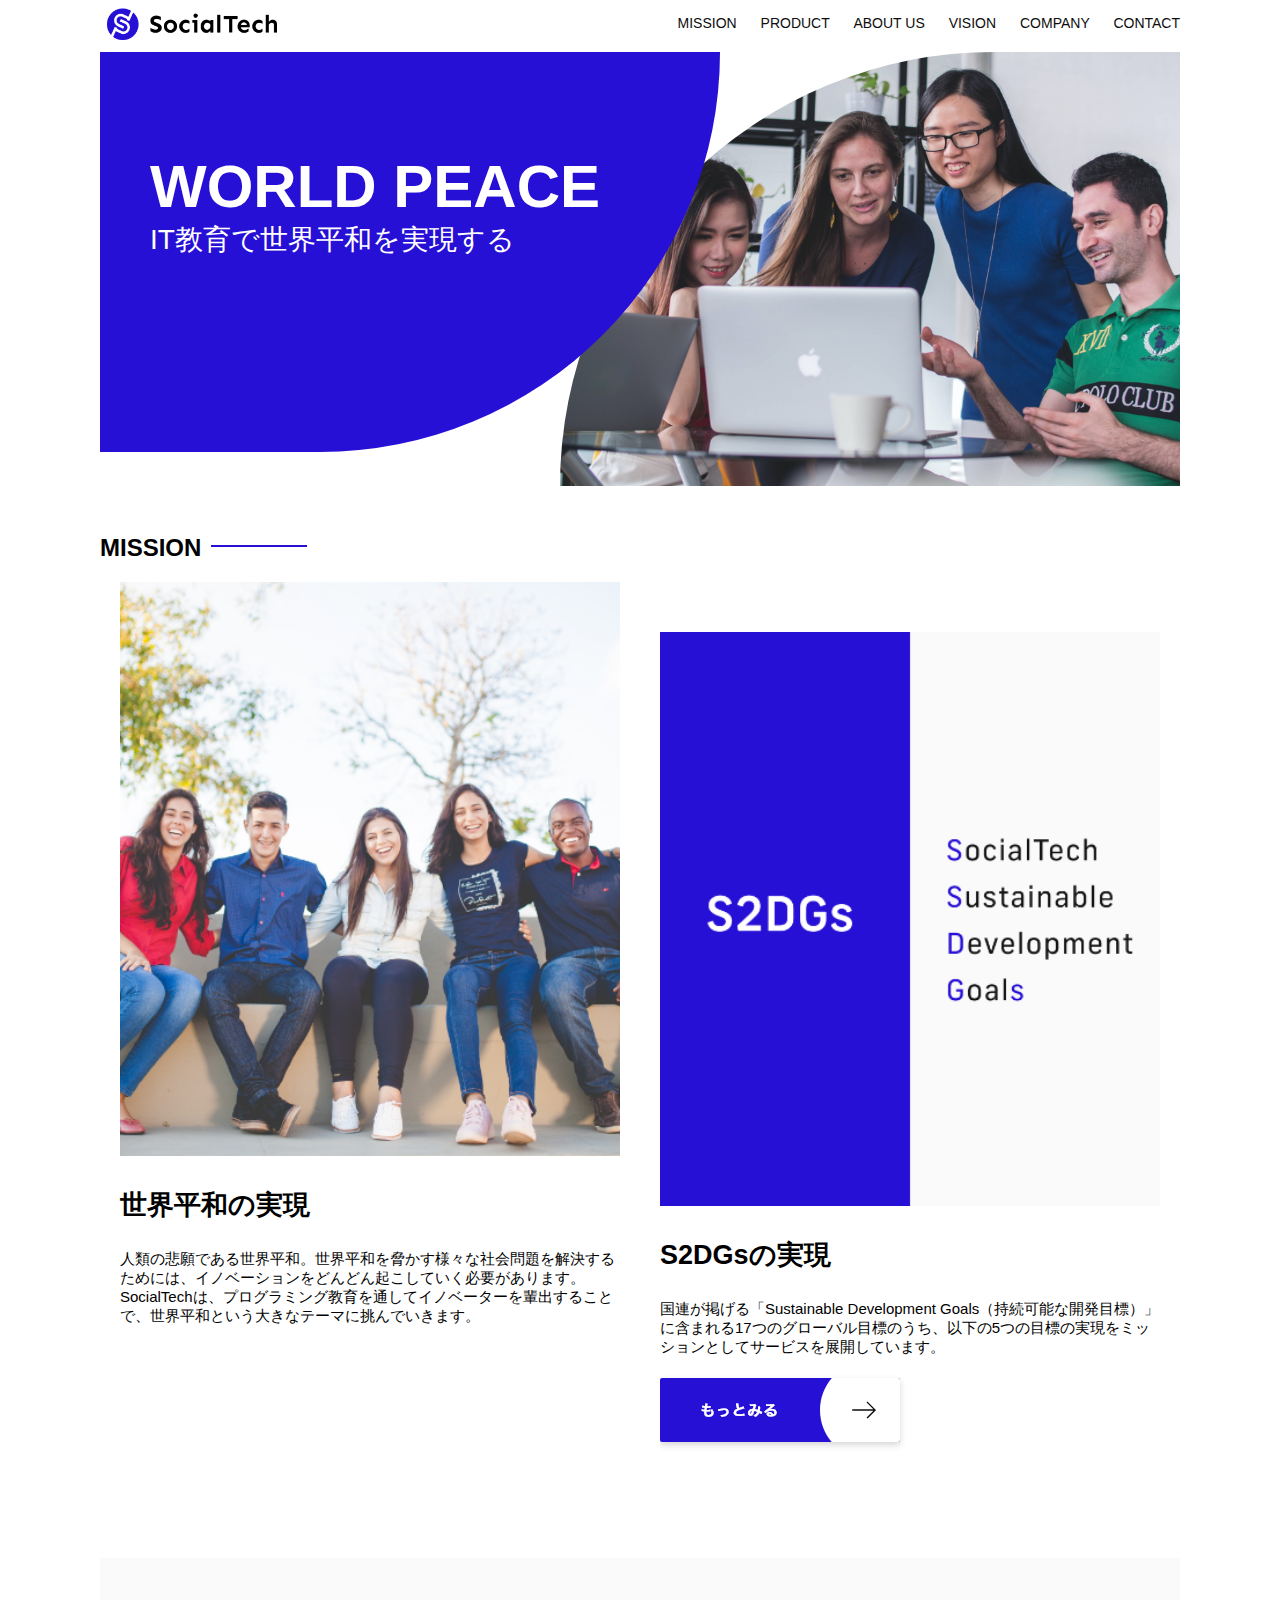
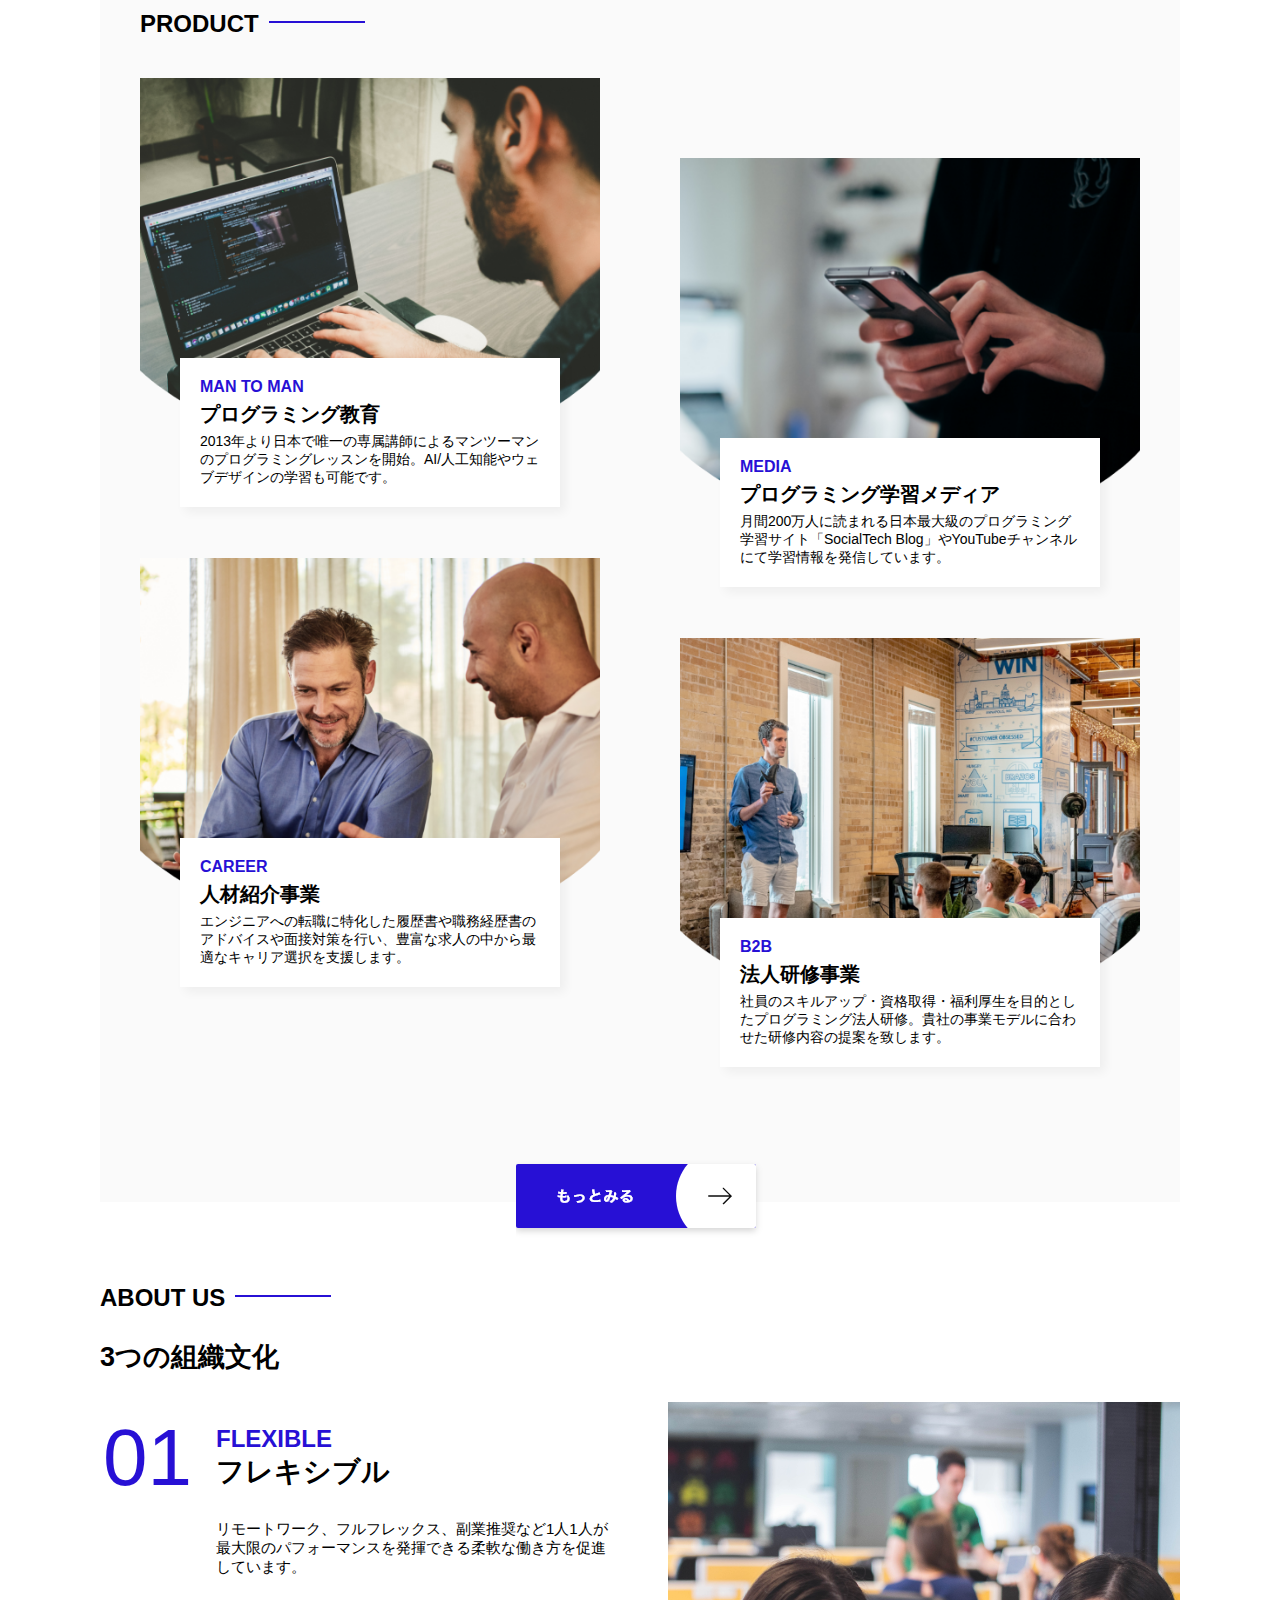
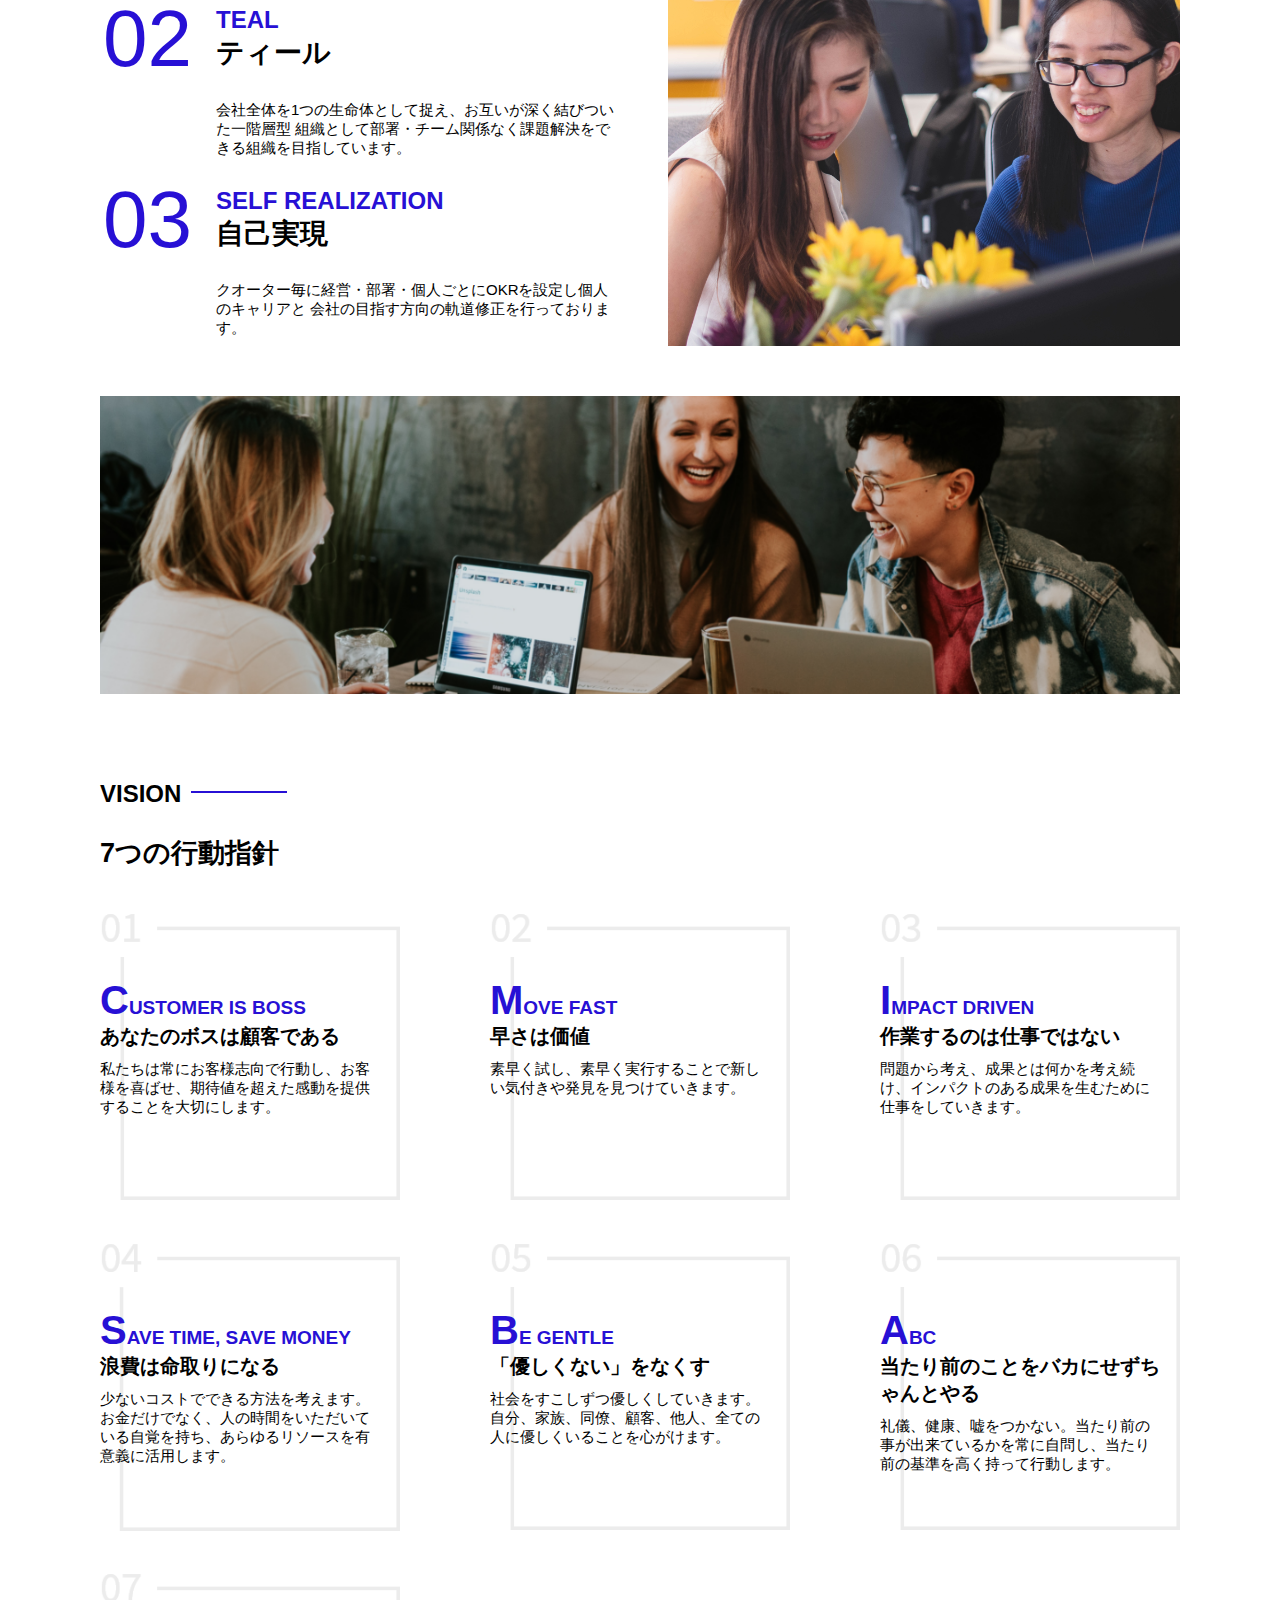
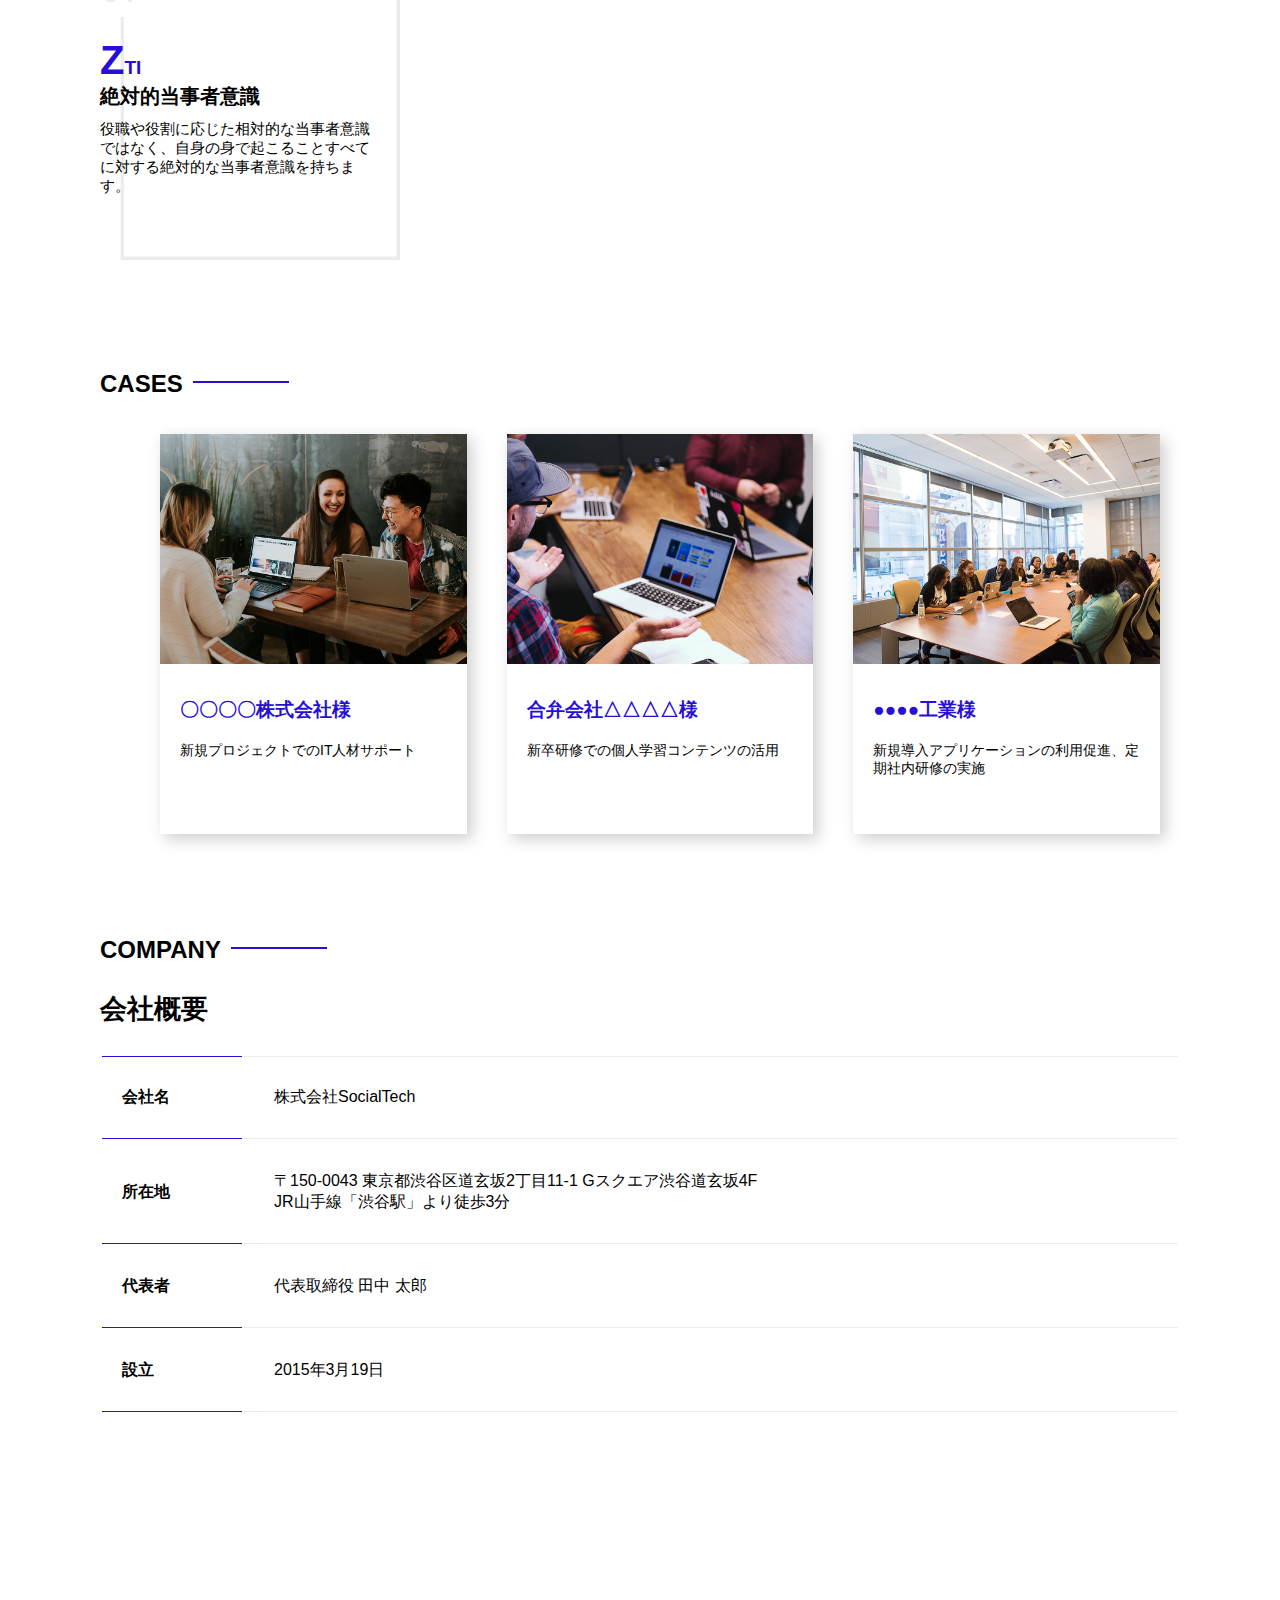
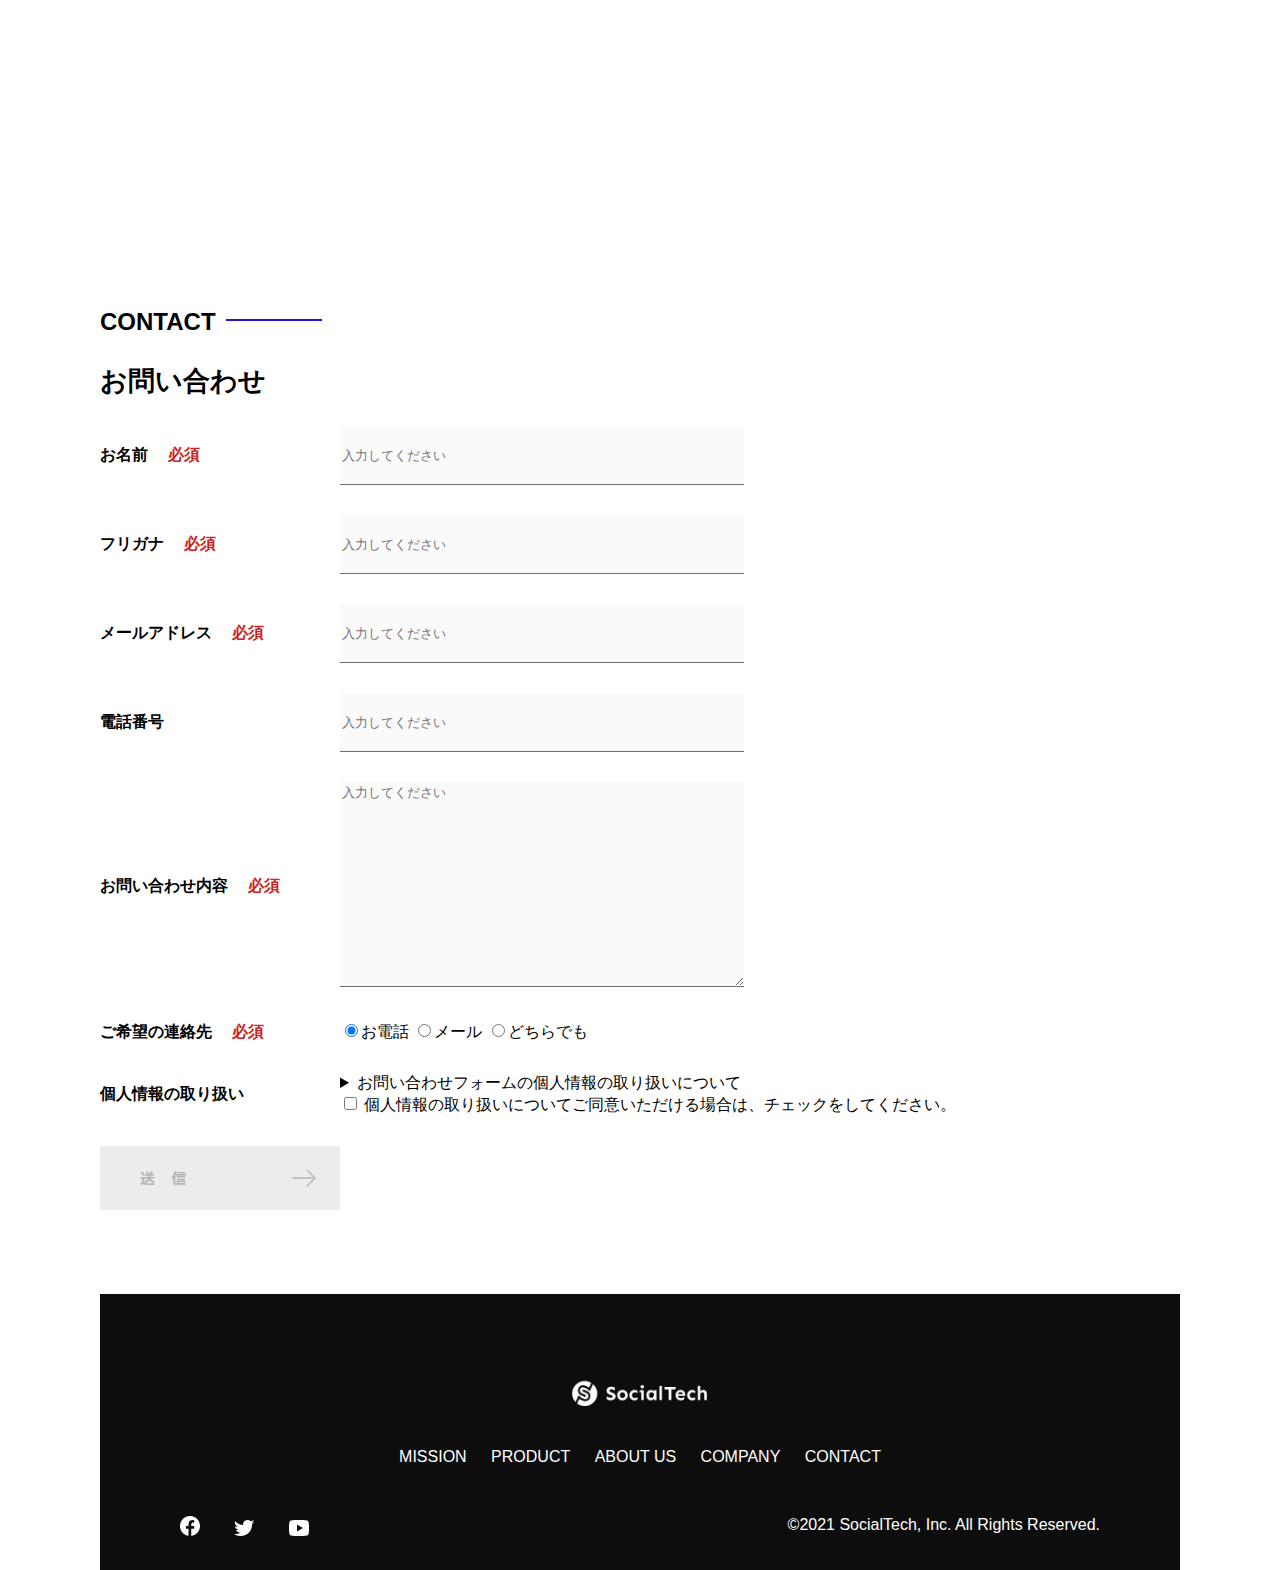
<file: kadai_tutorial_output/index.html>
<!DOCTYPE html>
<html>
  <head>
    <title>SocialTech</title>
    <meta charset="UTF-8">
    <meta name="description" content="SocialTechはEdTech業界のリーディングカンパニーを目指します。">
    <meta name="viewport" content="width=device-width, initial-sacale=1.0">
    <link rel="stylesheet" href="style.css">
  </head>
  <body>
    <header>
      <a href="./index.html" id="logo"><img src="./images/logo.png" alt="トップページに戻る"></a>
      <nav id="nav-pc">
        <a href="./mission.html">MISSION</a>
        <a href="./product.html">PRODUCT</a>
        <a href="./index.html#aboutus">ABOUT US</a>
        <a href="./index.html#vison">VISION</a>
        <a href="./index.html#company">COMPANY</a>
        <a href="./index.html#contact">CONTACT</a>
      </nav>
      <!-- スマホ用メニューボタン -->
      <img src="./images/button-menu.png" alt="ナビゲーションを開く"
      id="menu-sp" onclick="document.getElementById('nav-sp').style.display = 'block'" >

      <!-- スマホ用ナビゲーション -->
      <nav id="nav-sp">
        <img src="./images/button-close.png" alt="ナビゲーションを閉じる" 
        id="close" onclick="document.getElementById('nav-sp').style.display = 'none'">
        <a id="logo-sp" href="./index.html" onclick="document.getElementById('nav-sp').style.display = 'none'"><img
          src="./images/logo-sp.png" alt="トップページに戻る"></a>
        <a class="menu" href="./mission.html" onclick="document.getElementById('nav-sp').style.display = 'none'">MISSION</a>
        <a class="menu" href="./product.html" onclick="document.getElementById('nav-sp').style.display = 'none'">PRODUCT</a>
        <a class="menu" href="./index.html#aboutus" onclick="document.getElementById('nav-sp').style.display = 'none'">ABOUT
          US</a>
        <a class="menu" href="./index.html#vision"
          onclick="document.getElementById('nav-sp').style.display = 'none'">VISION</a>
        <a class="menu" href="./index.html#company"
          onclick="document.getElementById('nav-sp').style.display = 'none'">COMPANY</a>
        <a class="menu" href="./index.html#contact"
          onclick="document.getElementById('nav-sp').style.display = 'none'">CONTACT</a>
        <div id="sns">
          <a href="https://www.facebook.com/sejuku2013"><img src="./images/button-facebook.png" alt="Facebookのリンク"></a>
          <a href="https://twitter.com/samuraijuku"><img src="./images/button-twitter.png" alt="Twitterのリンク"></a>
          <a href="https://www.youtube.com/channel/UCCFOQO5aDK0xXam4cUQXT8g"><img src="./images/button-youtube.png" alt="YouTubeのリンク"></a>
        </div>
      </nav>
    </header>
    <main>
      <article>
        <!-- メインビジュアル -->
        <section id="main-visual">
          <div id="main-message">
            <h1>WORLD PEACE</h1>
            <p>IT教育で世界平和を実現する</p>
          </div>
          <img src="./images/index/index-main.png" alt="PCの周りに集まる多国籍の仲間たち">
        </section>
        <!-- ミッション -->
        <section id="mission">
          <h2 class="index-h2">MISSION</h2>
          <div id="mission-flex">
            <div>
              <img src="./images/index/index-mission.png" alt="屋外のベンチで写真を撮影する多国籍の仲間たち" id="mission-photo">
              <h3>世界平和の実現</h3>
              <p>
                人類の悲願である世界平和。世界平和を脅かす様々な社会問題を解決するためには、イノベーションをどんどん起こしていく必要があります。SocialTechは、プログラミング教育を通してイノベーターを輩出することで、世界平和という大きなテーマに挑んでいきます。
              </p>
            </div>
            <div>
              <img src="./images/index/s2dgs.png" alt="S2DGs" id="s2dgs">
              <h3>S2DGsの実現</h3>
              <p>国連が掲げる「Sustainable Development Goals（持続可能な開発目標）」に含まれる17つのグローバル目標のうち、以下の5つの目標の実現をミッションとしてサービスを展開しています。</p>
              <a href="./mission.html">
                <img src="./images/button-more.png" alt="もっとみる">
              </a>
            </div>
          </div>
        </section>
        <!-- プロダクト -->
        <section id="product">
          <h2 class="index-h2">PRODUCT</h2>
          <div>
            <div id="product-left">
              <div>
                <img src="./images/index/index-mantoman.png" alt="PCでコードを書く男性" class="product-photo">
                <div class="product-explain">
                  <span>MAN TO MAN</span>
                  <h3>プログラミング教育</h3>
                  <p>2013年より日本で唯一の専属講師によるマンツーマンのプログラミングレッスンを開始。AI/人工知能やウェブデザインの学習も可能です。</p>
                </div>
              </div>
              <div>
                <img src="./images/index/index-career.png" alt="笑顔で話し合う2人の男性" class="product-photo">
                <div class="product-explain">
                  <span>CAREER</span>
                  <h3>人材紹介事業</h3>
                  <p>エンジニアへの転職に特化した履歴書や職務経歴書のアドバイスや面接対策を行い、豊富な求人の中から最適なキャリア選択を支援します。</p>
                </div>
              </div>
            </div>
            <div id="product-right">
              <div>
                <img src="./images/index/index-media.png" alt="スマートフォンを操作する人" class="product-photo">
                <div class="product-explain">
                  <span>MEDIA</span>
                  <h3>プログラミング学習メディア</h3>
                  <p>月間200万人に読まれる日本最大級のプログラミング学習サイト「SocialTech Blog」やYouTubeチャンネルにて学習情報を発信しています。</p>
                </div>
              </div>
              <div>
                <img src="./images/index/index-b2b.png" alt="講演中の男性とそれを聴く人々" class="product-photo">
                <div class="product-explain">
                  <span>B2B</span>
                  <h3>法人研修事業</h3>
                  <p>社員のスキルアップ・資格取得・福利厚生を目的としたプログラミング法人研修。貴社の事業モデルに合わせた研修内容の提案を致します。</p>
                </div>
              </div>
            </div>
          </div>
          <div>
            <a href="./product.html" id="product-more">
              <img src="./images/button-more.png" alt="もっとみる">
            </a>
          </div>
        </section>
        <!-- ABOUT US -->
        <section id="aboutus">
          <h2 class="index-h2">ABOUT US</h2>
          <h3>3つの組織文化</h3>
          <div>
            <table class="culture-table">
              <tr>
                <td>
                  <span class="culture-num">01</span>
                </td>
                <td>
                  <span class="culture-en">FLEXIBLE</span>
                  <span class="culture-jp">フレキシブル</span>
                </td>
              </tr>
              <tr>
                <td>
                  <!-- 空白 -->
                </td>
                <td>
                  <p class="culture-description">
                    リモートワーク、フルフレックス、副業推奨など1人1人が最大限のパフォーマンスを発揮できる柔軟な働き方を促進しています。
                  </p>
                </td>
              </tr>
              <tr>
                <td>
                  <span class="culture-num">02</span>
                </td>
                <td>
                  <span class="culture-en">TEAL</span>
                  <span class="culture-jp">ティール</span>
                </td>
              </tr>
              <tr>
                <td>
                  <!-- 空白 -->
                </td>
                <td>
                  <p class="culture-description">
                    会社全体を1つの生命体として捉え、お互いが深く結びついた一階層型
                    組織として部署・チーム関係なく課題解決をできる組織を目指しています。
                  </p>
                </td>
              </tr>
              <tr>
                <td>
                  <span class="culture-num">03</span>
                </td>
                <td>
                  <span class="culture-en">SELF REALIZATION</span>
                  <span class="culture-jp">自己実現</span>
                </td>
              </tr>
              <tr>
                <td>
                  <!-- 空白 -->
                </td>
                <td>
                  <p class="culture-description">
                    クオーター毎に経営・部署・個人ごとにOKRを設定し個人のキャリアと
                    会社の目指す方向の軌道修正を行っております。
                  </p>
                </td>
              </tr>
            </table>
            <img src="./images/index/index-aboutus1.png" alt="笑顔で話し合う2人の女性" class="culture-img">
          </div>
          <img src="./images/index/index-aboutus2.png" alt="笑顔で話し合う3人の男女" class="culture-img2">
        </section>
        <!-- VISION -->
        <section id="vision">
          <h2 class="index-h2">VISION</h2>
          <h3>7つの行動指針</h3>
          <div>
            <div class="vision-box">
              <img src="./images/index/vision-01.png" alt="01">
              <span>
                <h4>CUSTOMER IS BOSS</h4>
                <h5>あなたのボスは顧客である</h5>
                <p>私たちは常にお客様志向で行動し、お客様を喜ばせ、期待値を超えた感動を提供することを大切にします。</p>
              </span>
            </div>
            <div class="vision-box">
              <img src="./images/index/vision-02.png" alt="02">
              <span>
                <h4>MOVE FAST</h4>
                <h5>早さは価値</h5>
                <p>素早く試し、素早く実行することで新しい気付きや発見を見つけていきます。</p>
              </span>
            </div>
            <div class="vision-box">
              <img src="./images/index/vision-03.png" alt="03">
              <span>
                <h4>IMPACT DRIVEN</h4>
                <h5>作業するのは仕事ではない</h5>
                <p>問題から考え、成果とは何かを考え続け、インパクトのある成果を生むために仕事をしていきます。</p>
              </span>
            </div>
            <div class="vision-box">
              <img src="./images/index/vision-04.png" alt="04">
              <span>
                <h4>SAVE TIME, SAVE MONEY</h4>
                <h5>浪費は命取りになる</h5>
                <p>少ないコストでできる方法を考えます。お金だけでなく、人の時間をいただいている自覚を持ち、あらゆるリソースを有意義に活用します。</p>
              </span>
            </div>
            <div class="vision-box">
              <img src="./images/index/vision-05.png" alt="05">
              <span>
                <h4>BE GENTLE</h4>
                <h5>「優しくない」をなくす</h5>
                <p>社会をすこしずつ優しくしていきます。自分、家族、同僚、顧客、他人、全ての人に優しくいることを心がけます。</p>
              </span>
            </div>
            <div class="vision-box">
              <img src="./images/index/vision-06.png" alt="06">
              <span>
                <h4>ABC</h4>
                <h5>当たり前のことをバカにせずちゃんとやる</h5>
                <p>礼儀、健康、嘘をつかない。当たり前の事が出来ているかを常に自問し、当たり前の基準を高く持って行動します。</p>
              </span>
            </div>
            <div class="vision-box">
              <img src="./images/index/vision-07.png" alt="07">
              <span>
                <h4>ZTI</h4>
                <h5>絶対的当事者意識</h5>
                <p>役職や役割に応じた相対的な当事者意識ではなく、自身の身で起こることすべてに対する絶対的な当事者意識を持ちます。</p>
              </span>
            </div>
          </div>
        </section>
        <!-- CASES -->
        <section id="cases">
          <h2 class="index-h2">CASES</h2>
          <ul>
            <li class="case-card">
              <img src="./images/index/case-1.png" alt="仲良く語り合う3人" class="case-img">
              <div class="case-info">
                <h3 class="case-name">〇〇〇〇株式会社様</h3>
                <p class="case-content">新規プロジェクトでのIT人材サポート</p>
              </div>
            </li>
            <li class="case-card">
              <img src="./images/index/case-2.png" alt="PCでコンテンツを見る" class="case-img">
              <div class="case-info">
                <h3 class="case-name">合弁会社△△△△様</h3>
                <p class="case-content">新卒研修での個人学習コンテンツの活用</p>
              </div>
            </li>
            <li class="case-card">
              <img src="./images/index/case-3.png" alt="社内研修中の会議室" class="case-img">
              <div class="case-info">
                <h3 class="case-name">●●●●工業様</h3>
                <p class="case-content">新規導入アプリケーションの利用促進、定期社内研修の実施</p>
              </div>
            </li>
          </ul>
        </section>
        <!-- COMPANY -->
        <section id="company">
          <h2 class="index-h2">COMPANY</h2>
          <h3>会社概要</h3>
          <table id="company-table">
            <tr>
              <th class="tableheader-first">会社名</th>
              <td class="cell-first">株式会社SocialTech</td>
            </tr>
            <tr>
              <th class="tableheader">所在地</th>
              <td class="cell">〒150-0043 東京都渋谷区道玄坂2丁目11-1 Gスクエア渋谷道玄坂4F<br>JR山手線「渋谷駅」より徒歩3分</td>
            </tr>
            <tr>
              <th class="tableheader">代表者</th>
              <td class="cell">代表取締役 田中 太郎</td>
            </tr>
            <tr>
              <th class="tableheader">設立</th>
              <td class="cell">2015年3月19日</td>
            </tr>
          </table>
          <iframe 
            src="https://www.google.com/maps/embed?pb=!1m18!1m12!1m3!1d3241.773923439578!2d139.69357681284862!3d35.65794127248041!2m3!1f0!2f0!3f0!3m2!1i1024!2i768!4f13.1!3m3!1m2!1s0x60188be0535d9a81%3A0xb09a6e9018e3debd!2z44CSMTUwLTAwNDMg5p2x5Lqs6YO95riL6LC35Yy66YGT546E5Z2C77yS5LiB55uu77yR77yR4oiS77yR!5e0!3m2!1sja!2sjp!4v1711277961535!5m2!1sja!2sjp"
            width="600" height="450" style="border:0;" 
            allowfullscreen="" loading="lazy" referrerpolicy="no-referrer-when-downgrade">
          </iframe>
        </section>
        <!-- お問い合わせフォーム -->
        <section id="contact">
          <h2 class="index-h2">CONTACT</h2>
          <h3>お問い合わせ</h3>
          <!-- STTIC FORMSのフォームタグ -->
          <form action="https://api.staticforms.xyz/submit" method="post">
            <input type="text" name="honeypot" style="display:none">
            <input type="hidden" name="accessKey" value="06b3dac1-f303-4a66-bc10-9f015b4d68b9">
            <input type="hidden" name="subject" value="お問い合わせフォーム">
            <input type="hidden" name="replyTo" value="gky.a0516@gmail.com">
            <input type="hidden" name="redirectTo" value="">
            <div>
              <div class="contact-heading">
                <label class="contact-label">お名前<span class="contact-span">必須</span></label>
              </div>
              <div>
                <input type="text" name="name" placeholder="入力してください" class="contact-textbox">
              </div>
            </div>
            <div>
              <div class="contact-heading">
                <label class="contact-label">フリガナ<span class="contact-span">必須</span></label>
              </div>
              <div>
                <input type="text" name="hurigana" placeholder="入力してください" class="contact-textbox">
              </div>
            </div>
            <div>
              <div class="contact-heading">
                <label class="contact-label">メールアドレス<span class="contact-span">必須</span></label>
              </div>
              <div>
                <input type="text" name="email" placeholder="入力してください" class="contact-textbox">
              </div>
            </div>
            <div>
              <div class="contact-heading">
                <label class="contact-label">電話番号</label>
              </div>
              <div>
                <input type="text" name="tel" placeholder="入力してください" class="contact-textbox">
              </div>
            </div>
            <div>
              <div class="contact-heading">
                <label class="contact-label">お問い合わせ内容<span class="contact-span">必須</span></label>
              </div>
              <div>
                <textarea name="message" placeholder="入力してください" class="contact-textarea"></textarea>
              </div>
            </div>
            <div>
              <div class="contact-heading">
                <label class="contact-label">ご希望の連絡先<span class="contact-span">必須</span></label>
              </div>
              <div>
                <input type="radio" value="tel" name="contact" class="radiobutton" checked><label>お電話</label>
                <input type="radio" value="mail" name="contact" class="radiobutton"><label>メール</label>
                <input type="radio" value="both" name="contact" class="radiobutton"><label>どちらでも</label>
              </div>
            </div>
            <div>
              <div class="contact-heading">
                <label class="contact-label">個人情報の取り扱い</label>
              </div>
              <div>
                <details>
                  <summary>お問い合わせフォームの個人情報の取り扱いについて</summary>
                  <div>
                    <span>１．組織の名称又は氏名</span><br>
                    株式会社SocialTech<br><br>
                    <span>２．個人情報保護管理者（若しくはその代理人）の氏名又は職名、所属及び連絡先
                      鈴木 一郎 コーポレート部</span><br>
                    メールアドレス:support@socialtech.net<br>
                    TEL:03-xxxx-xxxx<br>
                    <span>３．個人情報の利用目的</span><br>
                    ・本サービス及び本サービスに関連する情報の提供又はそれらに関する連絡のため<br>
                    ・ユーザーの本人確認のため<br>
                    ・当社サービスのご案内のため<br>
                    ・当社の商品等の広告または宣伝（電子メールによるものを含むものとします。）<br><br>
                    <span>４．個人情報の取り扱い業務の委託</span><br>
                    個人情報の取扱業務の全部または一部を外部に業務委託する場合があります。<br>
                    その際、弊社は、個人情報を適切に保護できる管理体制を敷き実行していることを条件として<br>
                    委託先を厳選したうえで、機密保持契約を委託先と締結し、お客様の個人情報を厳密に管理させます。<br><br>
                    <span>５．個人情報の開示等の請求</span><br>
                    お客様は、弊社に対してご自身の個人情報の開示等（利用目的の通知、開示、内容の訂正・追加・削除、利用の停止または消去、第三者への提供の停止）に関して、当社問合わせ窓口に申し出ることができます。<br>
                    その際、弊社はお客様ご本人を確認させていただいたうえで、合理的な期間内に対応いたします。<br><br>
                    なお、個人情報に関する弊社問合わせ先は、次の通りです。<br><br>
                    株式会社SocialTech 個人情報問合せ窓口<br>
                    〒150-0043 東京都渋谷区道玄坂2丁目11-1 Ｇスクエア渋谷道玄坂 4F<br>
                    メールアドレス:support@socialtech.net TEL:03-xxxx-xxxx<br><br>
                    <span>６．個人情報を提供されることの任意性について</span><br><br>
                    お客様がご自身の個人情報を弊社に提供されるか否かは、お客様のご判断によりますが、もしご提供されない場合には、適切なサービスが提供できない場合がありますので予めご了承ください。
                  </div>
                </details>
                <input type="checkbox" name="agree">
                <span>個人情報の取り扱いについてご同意いただける場合は、チェックをしてください。</span>
              </div>
            </div>
            <input type="image" src="./images/button-submit.png" alt="送信する">
          </form>
        </section>
      </article>
      <footer>
        <div id="footer-logo">
          <img src="./images/logo-sp.png" alt="SocialTech">
        </div>
        <div id="footer-link">
          <a href="./mission.html">MISSION</a>
          <a href="./product.html">PRODUCT</a>
          <a href="./index.html#aboutus">ABOUT US</a>
          <a href="./index.html#company">COMPANY</a>
          <a href="./index.html#contact">CONTACT</a>
        </div>
        <div id="sns-footer">
          <a href="https://www.facebook.com/sejuku2013"><img src="./images/button-facebook.png" alt="Facebookのリンク"></a>
          <a href="https://twitter.com/samuraijuku"><img src="./images/button-twitter.png" alt="Twitterのリンク"></a>
          <a href="https://www.youtube.com/channel/UCCFOQO5aDK0xXam4cUQXT8g"><img src="./images/button-youtube.png" alt="YouTubeのリンク"></a>
          <span id="copyright">&copy;2021 SocialTech, Inc. All Rights Reserved. </span>
        </div>
      </footer>
    </main>
  </body>
</html>
</file>
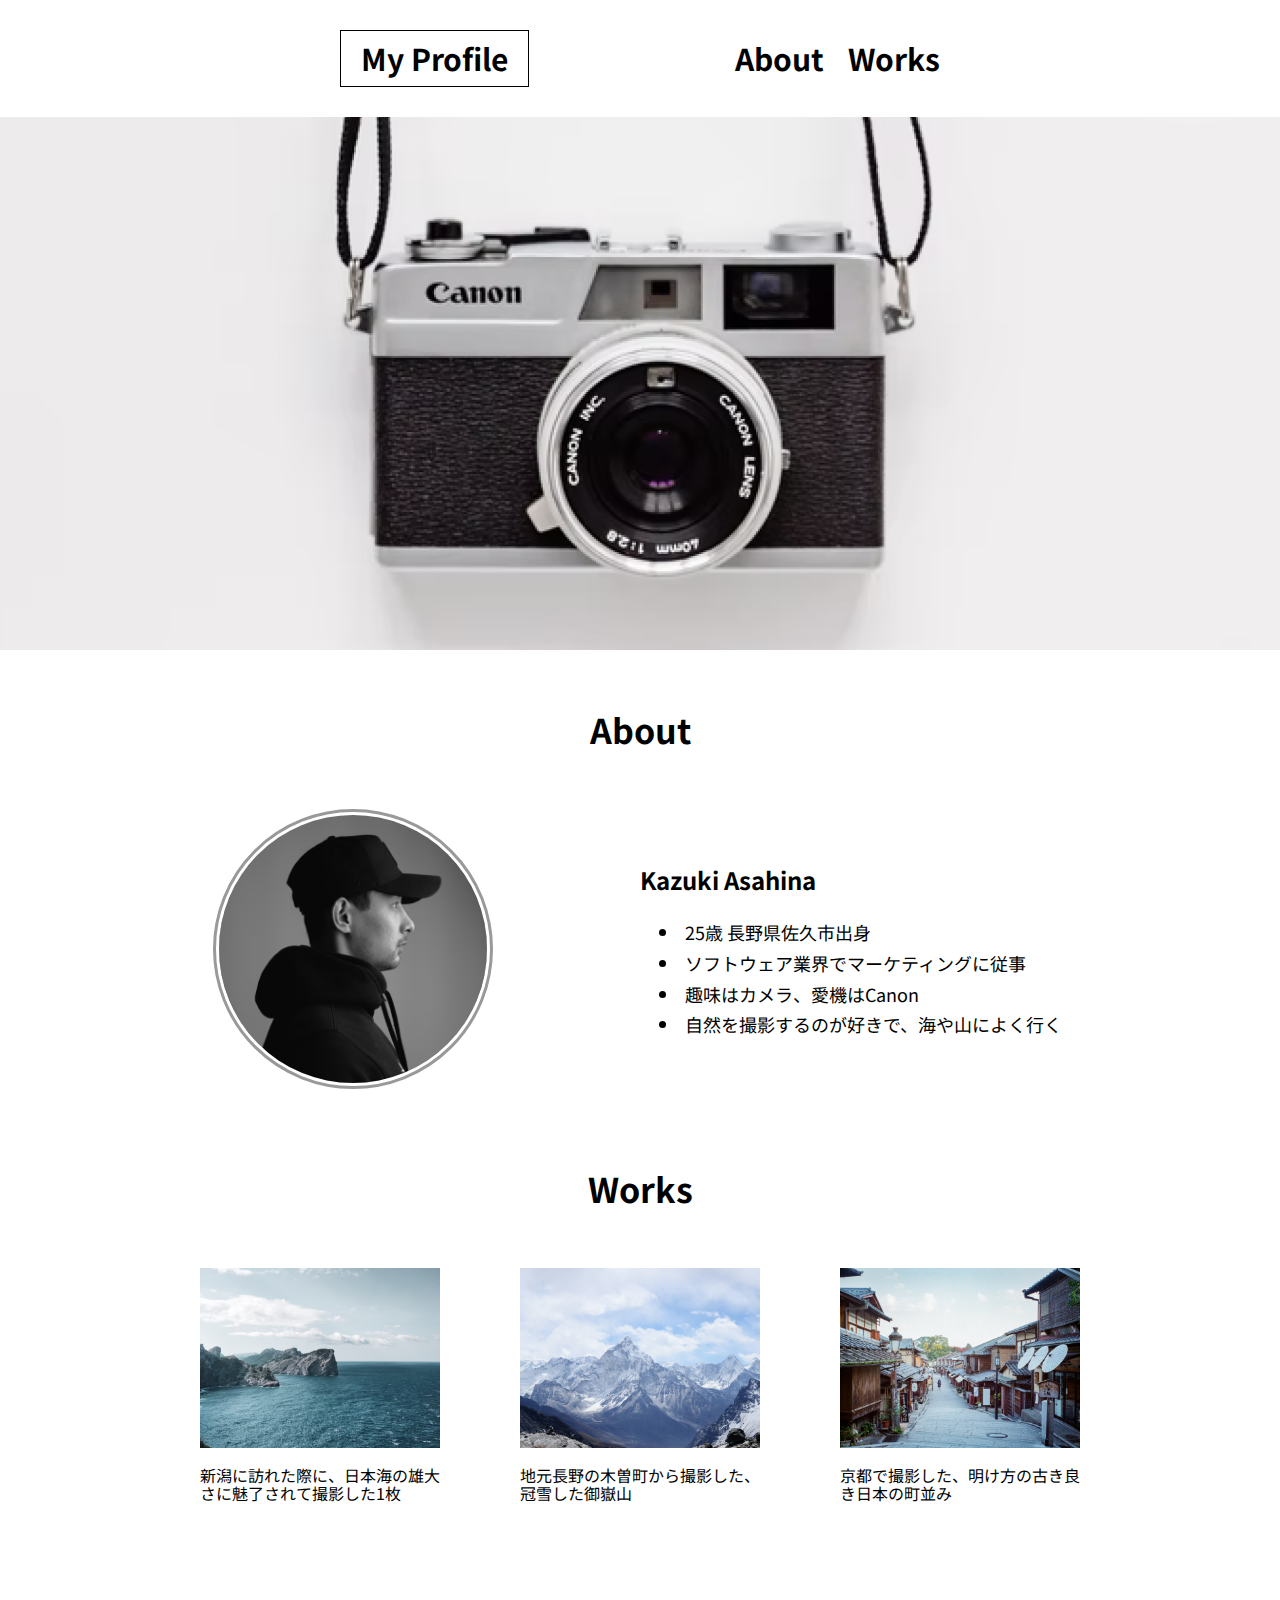
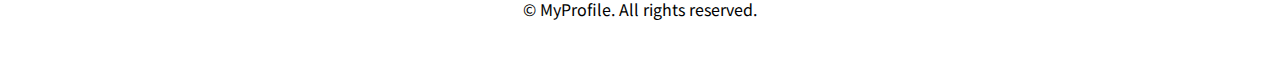
<file: portfolio/index.html>
<!DOCTYPE html>
<html>
  <head>
    <title>自己紹介サイト</title>
    <meta name="description" content="自己紹介と自分の趣味を掲載するサイト">
    <meta name="viewport" content="width=device-width, initial-sacale=1.0">
    <meta charset="UTF-8">
    <link rel="stylesheet" href="./destyle.css">
    <link rel="preconnect" href="https://fonts.googleapis.com">
    <link rel="preconnect" href="https://fonts.gstatic.com" crossorigin>
    <link href="https://fonts.googleapis.com/css2?family=Josefin+Sans:ital,wght@0,100..700;1,100..700&family=Noto+Sans+JP:wght@100..900&display=swap" rel="stylesheet">
    <link rel="stylesheet" href="style.css">
  </head>
  <body>  
    <header>
      <h1>My Profile</h1>
      <div>
        <a class="about_h" href="./index.html#about">About</a>
        <a class="works_h" href="./index.html#works">Works</a>
      </div>
    </header>
    <main>
      <article>
        <section class="main">
          <img src="./img/main.png" alt="カメラの写真">
        </section>
        <h2>About</h2>
        <section id="about">
          <img src="./img/about.png" alt="Person">
          <div class="content">
            <p>Kazuki Asahina</p>
            <ul>
              <li>25歳 長野県佐久市出身</li>
              <li>ソフトウェア業界でマーケティングに従事</li>
              <li>趣味はカメラ、愛機はCanon</li>
              <li>自然を撮影するのが好きで、海や山によく行く</li>
            </ul>
          </div>
        </section>
        <h2>Works</h2>
        <section id="works">
          <div class="flexbox-item">
            <img src="./img/works1.png" alt="新潟の海">
            <p>新潟に訪れた際に、日本海の雄大さに魅了されて撮影した1枚</p>
          </div>
          <div class="flexbox-item">
            <img src="./img/works2.png" alt="長野御嶽山">
            <p>地元長野の木曽町から撮影した、冠雪した御嶽山</p>
          </div>
          <div class="flexbox-item">
            <img src="./img/works3.png" alt="京都の町並み">
            <p>京都で撮影した、明け方の古き良き日本の町並み</p>
          </div>
        </section>
      </article>
    </main>
    <footer>
      <p>
        &copy; MyProfile. All rights reserved.
      </p>
    </footer>
  </body>
</html>
</file>
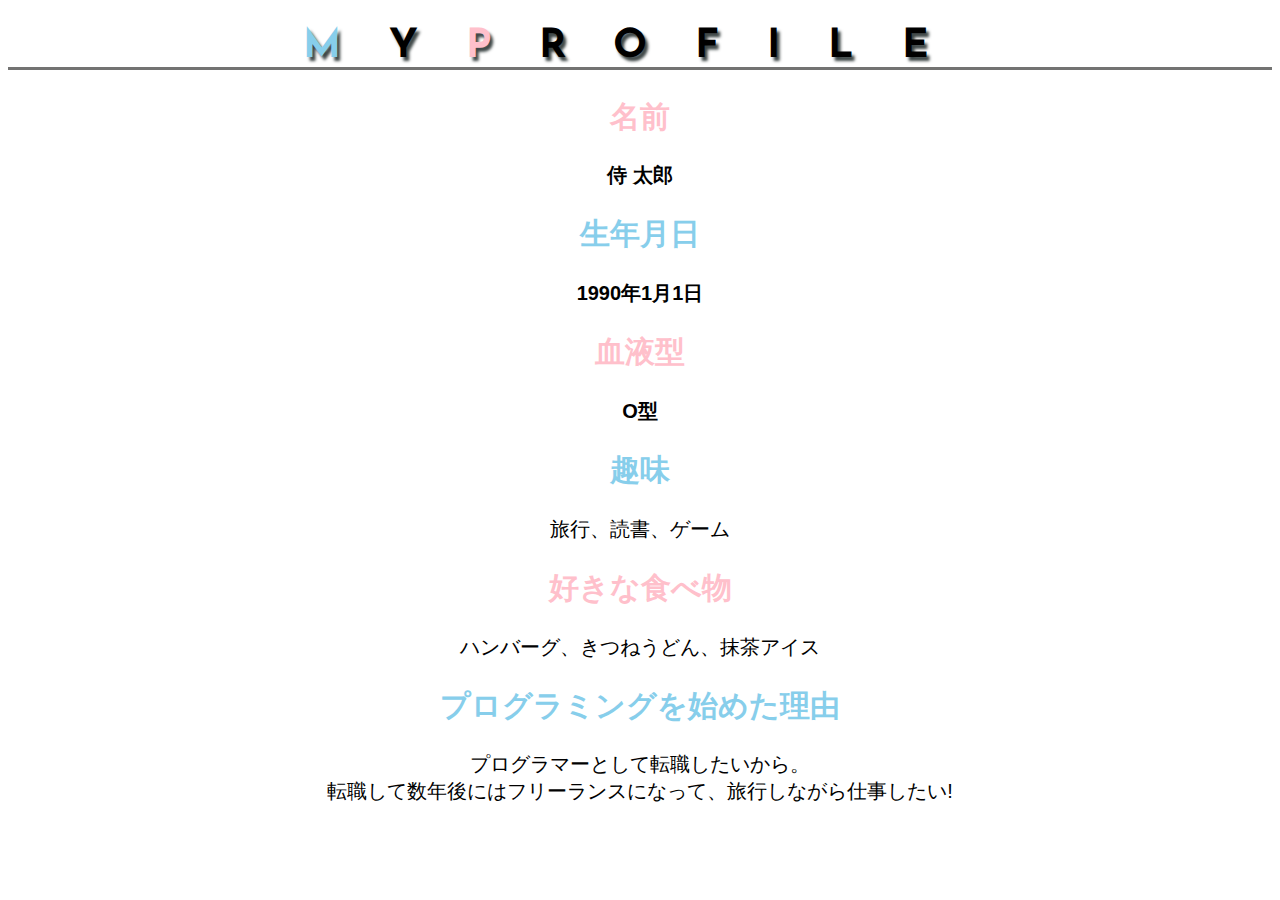
<file: kadai_014/kadai_014.html>
<!DOCTYPE html>
<html>
  <head>
    <meta charset="UTF-8">
    <title>14章課題</title>
    <meta name="description" content="このページは14章の課題です。">
    <link rel="preconnect" href="https://fonts.googleapis.com">
    <link rel="preconnect" href="https://fonts.gstatic.com" crossorigin>
    <link href="https://fonts.googleapis.com/css2?family=Josefin+Sans:ital,wght@0,100..700;1,100..700&display=swap" rel="stylesheet">
    <link rel="stylesheet" href="style.css">
  </head>
  <body>
    <h1 class="profile">
      <span class="text-skyblue">M</span>Y<span class="text-pink">P</span>ROFILE
    </h1>
    <div id="basic">
      <h2 class="text-pink">名前</h2>
      <p>侍 太郎</p>
      <h2 class="text-skyblue">生年月日</h2>
      <p>1990年1月1日</p>
      <h2 class="text-pink">血液型</h2>
      <p>O型</p>
    </div>
    <h2 class="text-skyblue">趣味</h2>
    <p>旅行、読書、ゲーム</p>
    <h2 class="text-pink">好きな食べ物</h2>
    <p>ハンバーグ、きつねうどん、抹茶アイス</p>
    <h2 class="text-skyblue">プログラミングを始めた理由</h2>
    <p>プログラマーとして転職したいから。
      <br>転職して数年後にはフリーランスになって、旅行しながら仕事したい!
    </p>
  </body>
</html>
</file>
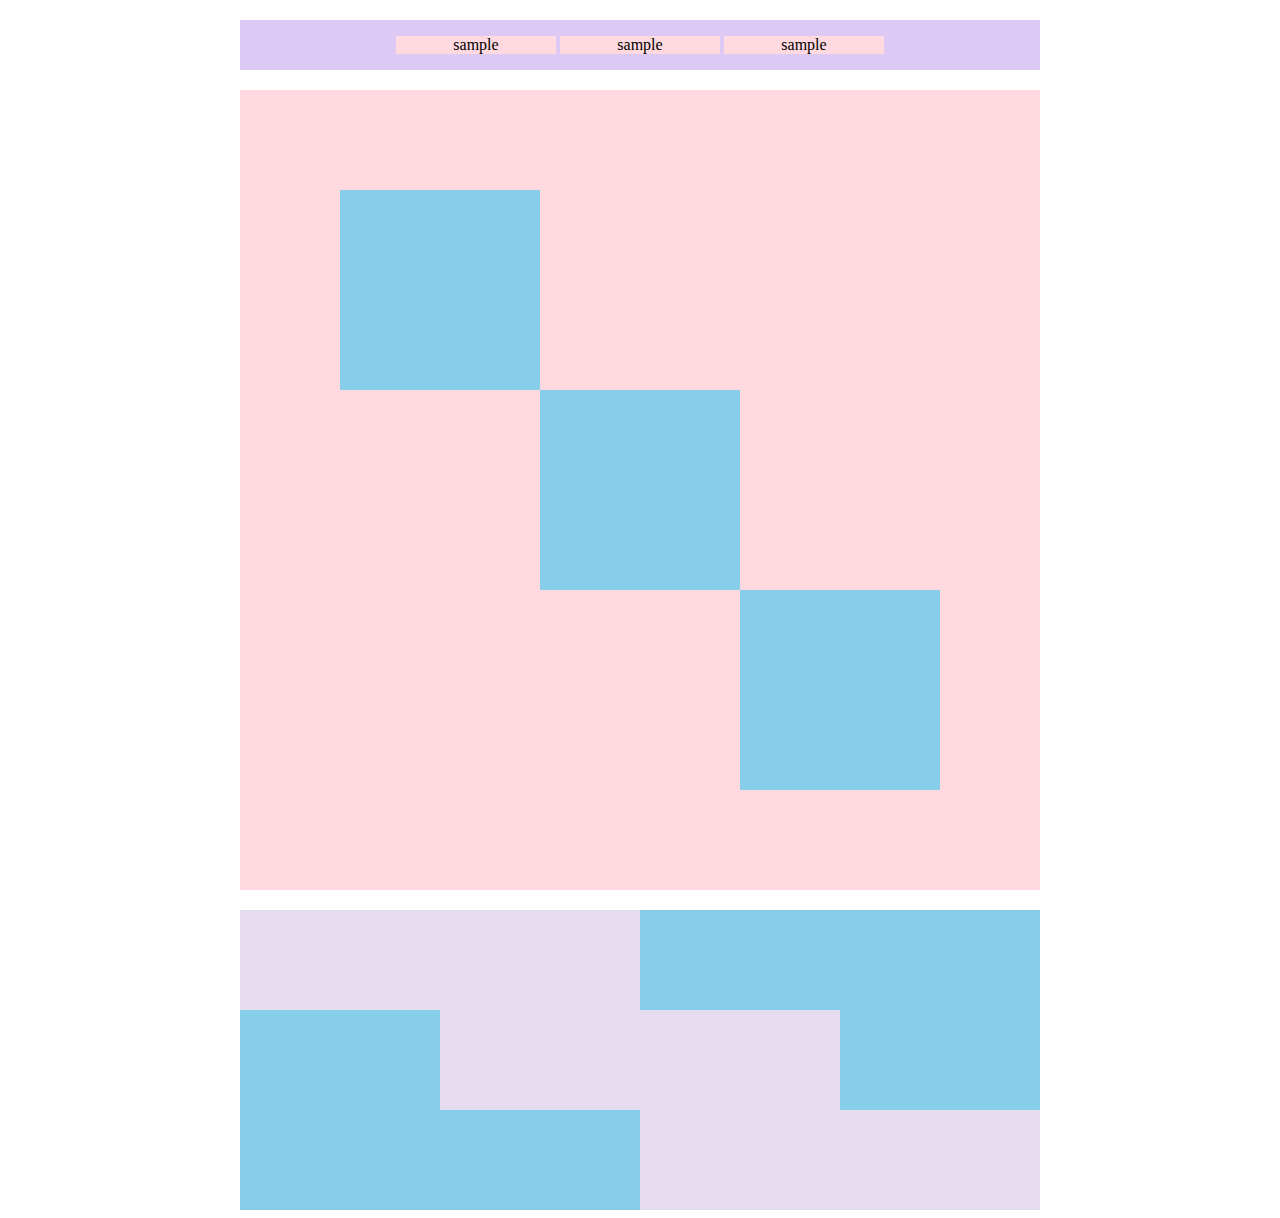
<file: kadai_018/kadai_018.html>
<!DOCTYPE html>
<html>
  <head>
    <title>18章課題</title>
    <meta name="description" content="このページは18章の課題です。">
    <meta charset="UTF-8">
    <link rel="stylesheet" href="./style.css">
  </head>
  <body>
    <div id="top">
      <p class="topchild">sample</p>
      <p class="topchild">sample</p>
      <p class="topchild">sample</p>
    </div>
    <div id="middle">
      <div id="middle-child01"></div>
      <div id="middle-child02"></div>
      <div id="middle-child03"></div>
    </div>
    <div id="bottom">
      <div id="bottom-child01"></div>
      <div id="bottom-child02"></div>
      <div id="bottom-child03"></div>
    </div>
  </body>
</html>
</file>
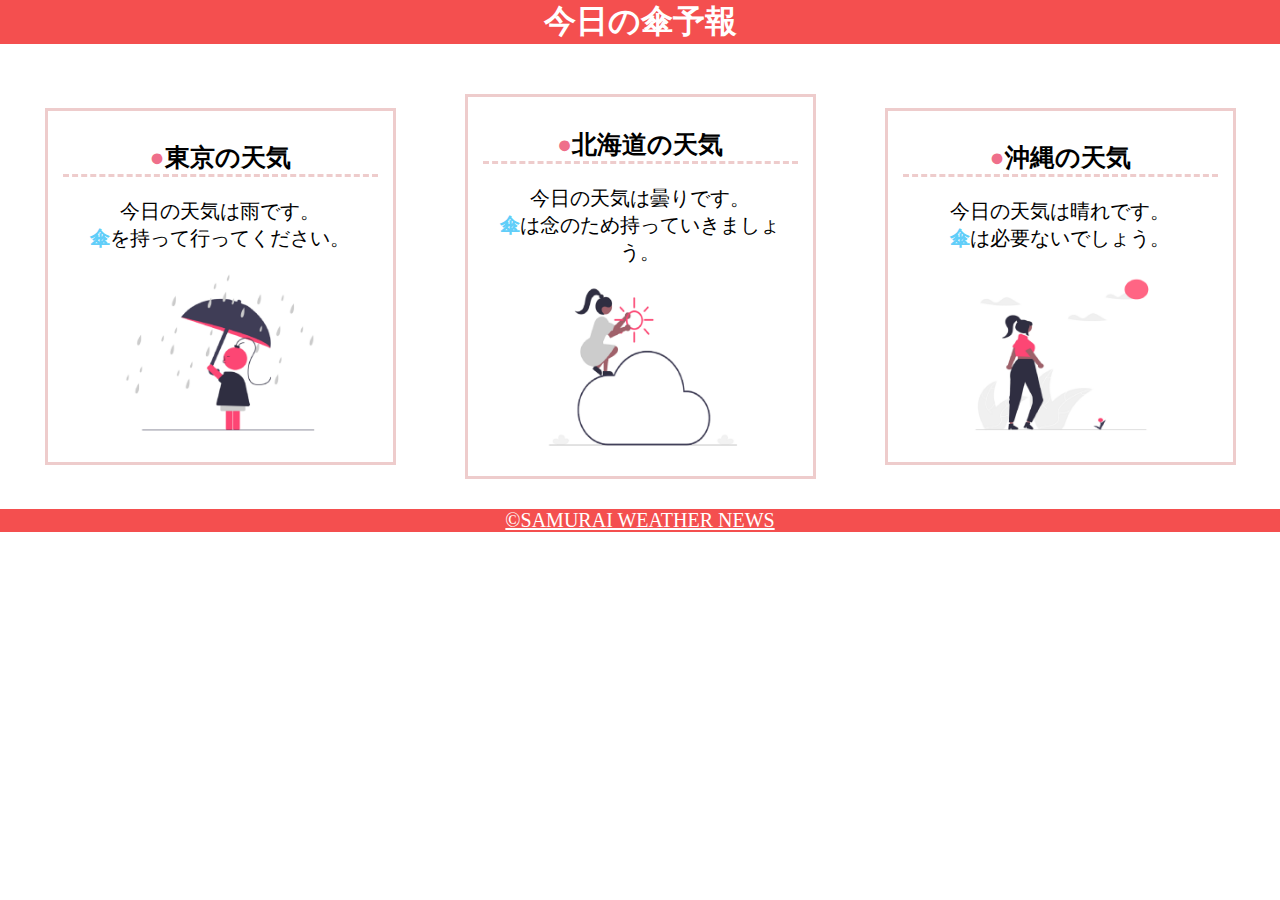
<file: kadai_022/kadai_022.html>
<!DOCTYPE html>
<html>
  <head>
    <title>22章課題</title>
    <meta name="description" content="このページは22章の課題です。">
    <meta charset="UTF-8">
    <meta name="viewport" content="width=device-width, initial-scale=1.0">
    <link rel="stylesheet" href="./style.css">
  </head>
  <body>
    <header>
      <h1>今日の傘予報</h1>
    </header>
    <main>
      <div id="parent">
        <div class="contents">
          <h2 class="area">東京の天気</h2>
          <p>今日の天気は雨です。</p>
          <p>傘を持って行ってください。</p>
          <img src="./images/rainy.png">
        </div>
        <div class="contents">
          <h2 class="area">北海道の天気</h2>
          <p>今日の天気は曇りです。</p>
          <p>傘は念のため持っていきましょう。</p>
          <img src="./images/cloudy.png">
        </div>
        <div class="contents">
          <h2 class="area">沖縄の天気</h2>
          <p>今日の天気は晴れです。</p>
          <p>傘は必要ないでしょう。</p>
          <img src="./images/sunny.png">
        </div>
      </div>
    </main>
    <footer>
      <a href="https://www.sejuku.net/corp/?_gl=1*1c23ke7*_ga*MTY3MDg5ODk3NS4xNzA5NDU4OTMy*_ga_8Y6TNFRTP7*MTcxMDY3NjI0Mi40NS4xLjE3MTA2NzYyNjQuMzguMC4w">
        &copy;SAMURAI WEATHER NEWS
      </a>
    </footer>
  </body>
</html>
</file>
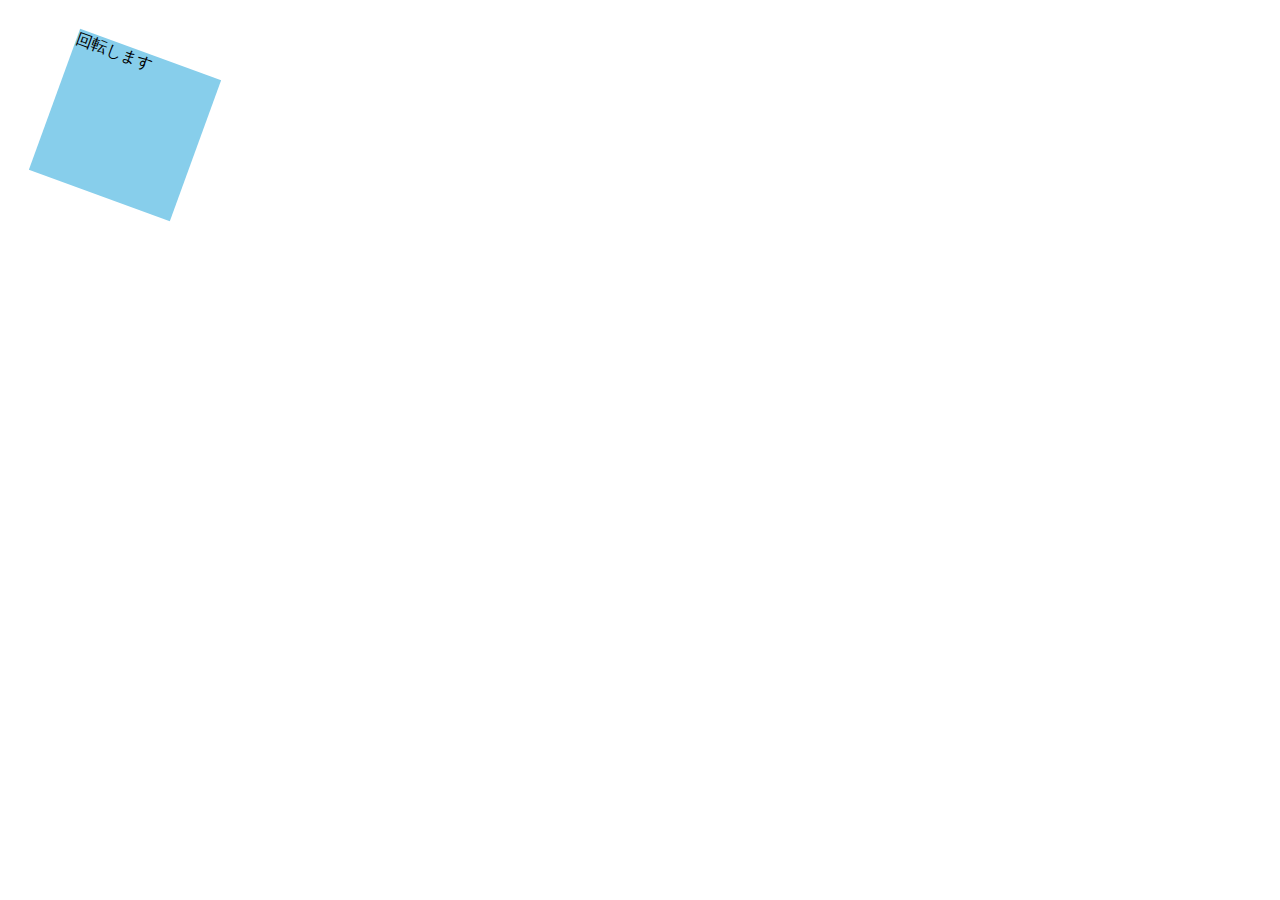
<file: kadai_mdn_css/mdn.html>
<!DOCTYPE html>
<html>

<head>
  <meta charset="UTF-8">
    <style>
        div {
            position: absolute;
            left: 50px;
            top: 50px;
            width: 150px;
            height: 150px;
            background-color: skyblue;
            transform: rotate(20deg);
            color: black;
        }
    </style>
</head>

<body>
    <div>回転します</div>
</body>

</html>
</file>
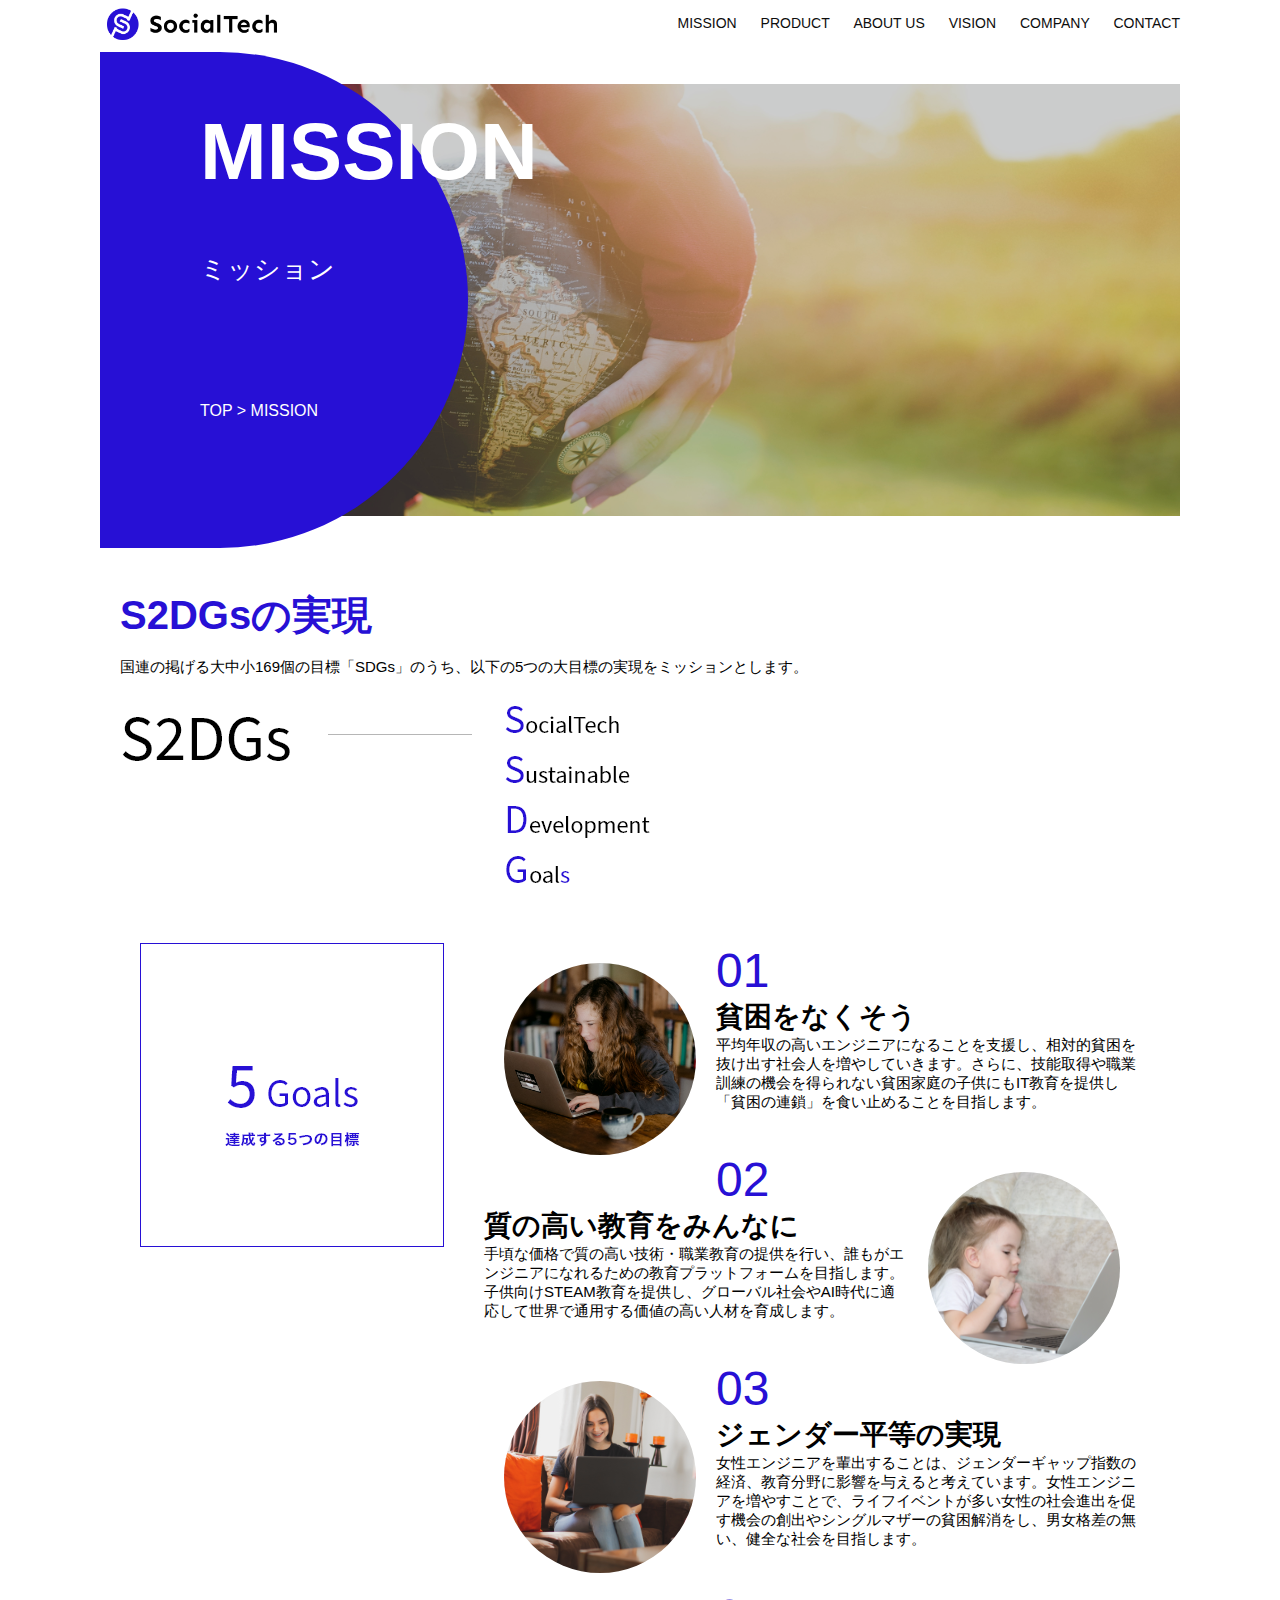
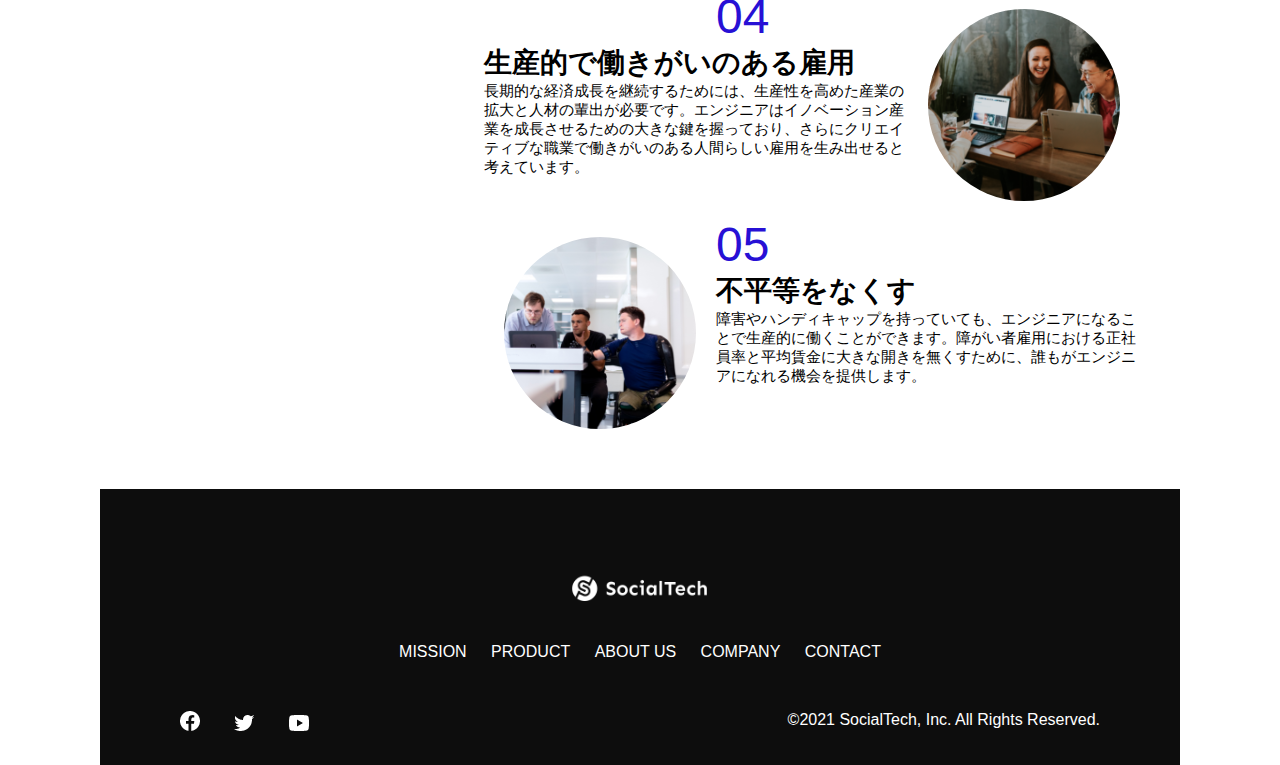
<file: kadai_tutorial_output/mission.html>
<!DOCTYPE html>
<html>
  <head>
    <title>SocialTech - MISSION ミッション -</title>
    <meta charset="UTF-8">
    <meta name="description" content="SocialTechが目指す5つの目標（S2DGs）を紹介します">
    <meta name="viewport" content="width=device-width, initial-sacale=1.0">
    <link rel="stylesheet" href="./style.css">
  </head>
  <body>
    <header>
      <a href="./index.html" id="logo"><img src="./images/logo.png" alt="トップページに戻る"></a>
      <!-- PC用ナビゲーション -->
      <nav id="nav-pc">
        <a href="./mission.html">MISSION</a>
        <a href="./product.html">PRODUCT</a>
        <a href="./index.html#aboutus">ABOUT US</a>
        <a href="./index.html#vison">VISION</a>
        <a href="./index.html#company">COMPANY</a>
        <a href="./index.html#contact">CONTACT</a>
      </nav>
      <!-- スマホ用メニューボタン -->
      <img src="./images/button-menu.png" alt="ナビゲーションを開く"
      id="menu-sp" onclick="document.getElementById('nav-sp').style.display = 'block'" >

      <!-- スマホ用ナビゲーション -->
      <nav id="nav-sp">
        <img src="./images/button-close.png" alt="ナビゲーションを閉じる" 
        id="close" onclick="document.getElementById('nav-sp').style.display = 'none'">
        <a id="logo-sp" href="./index.html" onclick="document.getElementById('nav-sp').style.display = 'none'"><img
          src="./images/logo-sp.png" alt="トップページに戻る"></a>
        <a class="menu" href="./mission.html" onclick="document.getElementById('nav-sp').style.display = 'none'">MISSION</a>
        <a class="menu" href="./product.html" onclick="document.getElementById('nav-sp').style.display = 'none'">PRODUCT</a>
        <a class="menu" href="./index.html#aboutus" onclick="document.getElementById('nav-sp').style.display = 'none'">ABOUT
          US</a>
        <a class="menu" href="./index.html#vision"
          onclick="document.getElementById('nav-sp').style.display = 'none'">VISION</a>
        <a class="menu" href="./index.html#company"
          onclick="document.getElementById('nav-sp').style.display = 'none'">COMPANY</a>
        <a class="menu" href="./index.html#contact"
          onclick="document.getElementById('nav-sp').style.display = 'none'">CONTACT</a>
        <div id="sns">
          <a href="https://www.facebook.com/sejuku2013"><img src="./images/button-facebook.png" alt="Facebookのリンク"></a>
          <a href="https://twitter.com/samuraijuku"><img src="./images/button-twitter.png" alt="Twitterのリンク"></a>
          <a href="https://www.youtube.com/channel/UCCFOQO5aDK0xXam4cUQXT8g"><img src="./images/button-youtube.png" alt="YouTubeのリンク"></a>
        </div>
      </nav>
    </header>
    <main>
      <article>
        <section id="mission-main">
          <div id="mission-title">
            <h1>MISSION</h1>
            <span>ミッション</span>
            <div>TOP > MISSION</div>
          </div>
        </section>
        <section id="mission-s2dgs">
          <h2 class="mission-h2">S2DGsの実現</h2>
          <p>国連の掲げる大中小169個の目標「SDGs」のうち、以下の5つの大目標の実現をミッションとします。</p>
          <img src="./images/mission/mission-s2dgs.png" alt="S2DGs">
        </section>
        <section id="mission-5goals">
          <div>
            <img src="./images/mission/mission-5goals.png" alt="5Goals" id="s2dgs-image">
          </div>
          <div>
            <div>
              <img src="./images/mission/mission-5goals01.png" alt="PCを操作する女の子" class="fivegoals-image-left">
              <span class="fivegoals-number">01</span>
              <h3 class="fivegoals-h3">貧困をなくそう</h3>
              <p class="fivegoals-p">
                平均年収の高いエンジニアになることを支援し、相対的貧困を抜け出す社会人を増やしていきます。さらに、技能取得や職業訓練の機会を得られない貧困家庭の子供にもIT教育を提供し「貧困の連鎖」を食い止めることを目指します。
              </p>
            </div>
            <div>
              <img src="./images/mission/mission-5goals02.png" alt="PCを見つめる小さい女の子" class="fivegoals-image-right">
              <span class="fivegoals-number">02</span>
              <h3 class="fivegoals-h3">質の高い教育をみんなに</h3>
              <p class="fivegoals-p">
                手頃な価格で質の高い技術・職業教育の提供を行い、誰もがエンジニアになれるための教育プラットフォームを目指します。子供向けSTEAM教育を提供し、グローバル社会やAI時代に適応して世界で通用する価値の高い人材を育成します。
              </p>
            </div>
            <div>
              <img src="./images/mission/mission-5goals03.png" alt="PCを操作する女性" class="fivegoals-image-left">
              <span class="fivegoals-number">03</span>
              <h3 class="fivegoals-h3">ジェンダー平等の実現</h3>
              <p class="fivegoals-p">女性エンジニアを輩出することは、ジェンダーギャップ指数の経済、教育分野に影響を与えると考えています。女性エンジニアを増やすことで、ライフイベントが多い女性の社会進出を促す機会の創出やシングルマザーの貧困解消をし、男女格差の無い、健全な社会を目指します。</p>
            </div>
            <div>
              <img src="./images/mission/mission-5goals04.png" alt="笑顔で話し合う3人の男女" class="fivegoals-image-right">
              <span class="fivegoals-number">04</span>
              <h3 class="fivegoals-h3">生産的で働きがいのある雇用</h3>
              <p class="fivegoals-p">
                長期的な経済成長を継続するためには、生産性を高めた産業の拡大と人材の輩出が必要です。エンジニアはイノベーション産業を成長させるための大きな鍵を握っており、さらにクリエイティブな職業で働きがいのある人間らしい雇用を生み出せると考えています。
              </p>
            </div>
            <div>
              <img src="./images/mission/mission-5goals05.png" alt="障害を持つ男性が生き生きと働く様子" class="fivegoals-image-left">
              <span class="fivegoals-number">05</span>
              <h3 class="fivegoals-h3">不平等をなくす</h3>
              <p class="fivegoals-p">
                障害やハンディキャップを持っていても、エンジニアになることで生産的に働くことができます。障がい者雇用における正社員率と平均賃金に大きな開きを無くすために、誰もがエンジニアになれる機会を提供します。
              </p>
            </div>
          </div>
        </section>
      </article>
      <footer>
        <div id="footer-logo">
          <img src="./images/logo-sp.png" alt="SocialTech">
        </div>
        <div id="footer-link">
          <a href="./mission.html">MISSION</a>
          <a href="./product.html">PRODUCT</a>
          <a href="./index.html#aboutus">ABOUT US</a>
          <a href="./index.html#company">COMPANY</a>
          <a href="./index.html#contact">CONTACT</a>
        </div>
        <div id="sns-footer">
          <a href="https://www.facebook.com/sejuku2013"><img src="./images/button-facebook.png" alt="Facebookのリンク"></a>
          <a href="https://twitter.com/samuraijuku"><img src="./images/button-twitter.png" alt="Twitterのリンク"></a>
          <a href="https://www.youtube.com/channel/UCCFOQO5aDK0xXam4cUQXT8g"><img src="./images/button-youtube.png" alt="YouTubeのリンク"></a>
          <span id="copyright">&copy;2021 SocialTech, Inc. All Rights Reserved. </span>
        </div>
      </footer>
    </main>
  </body>
</html>
</file>
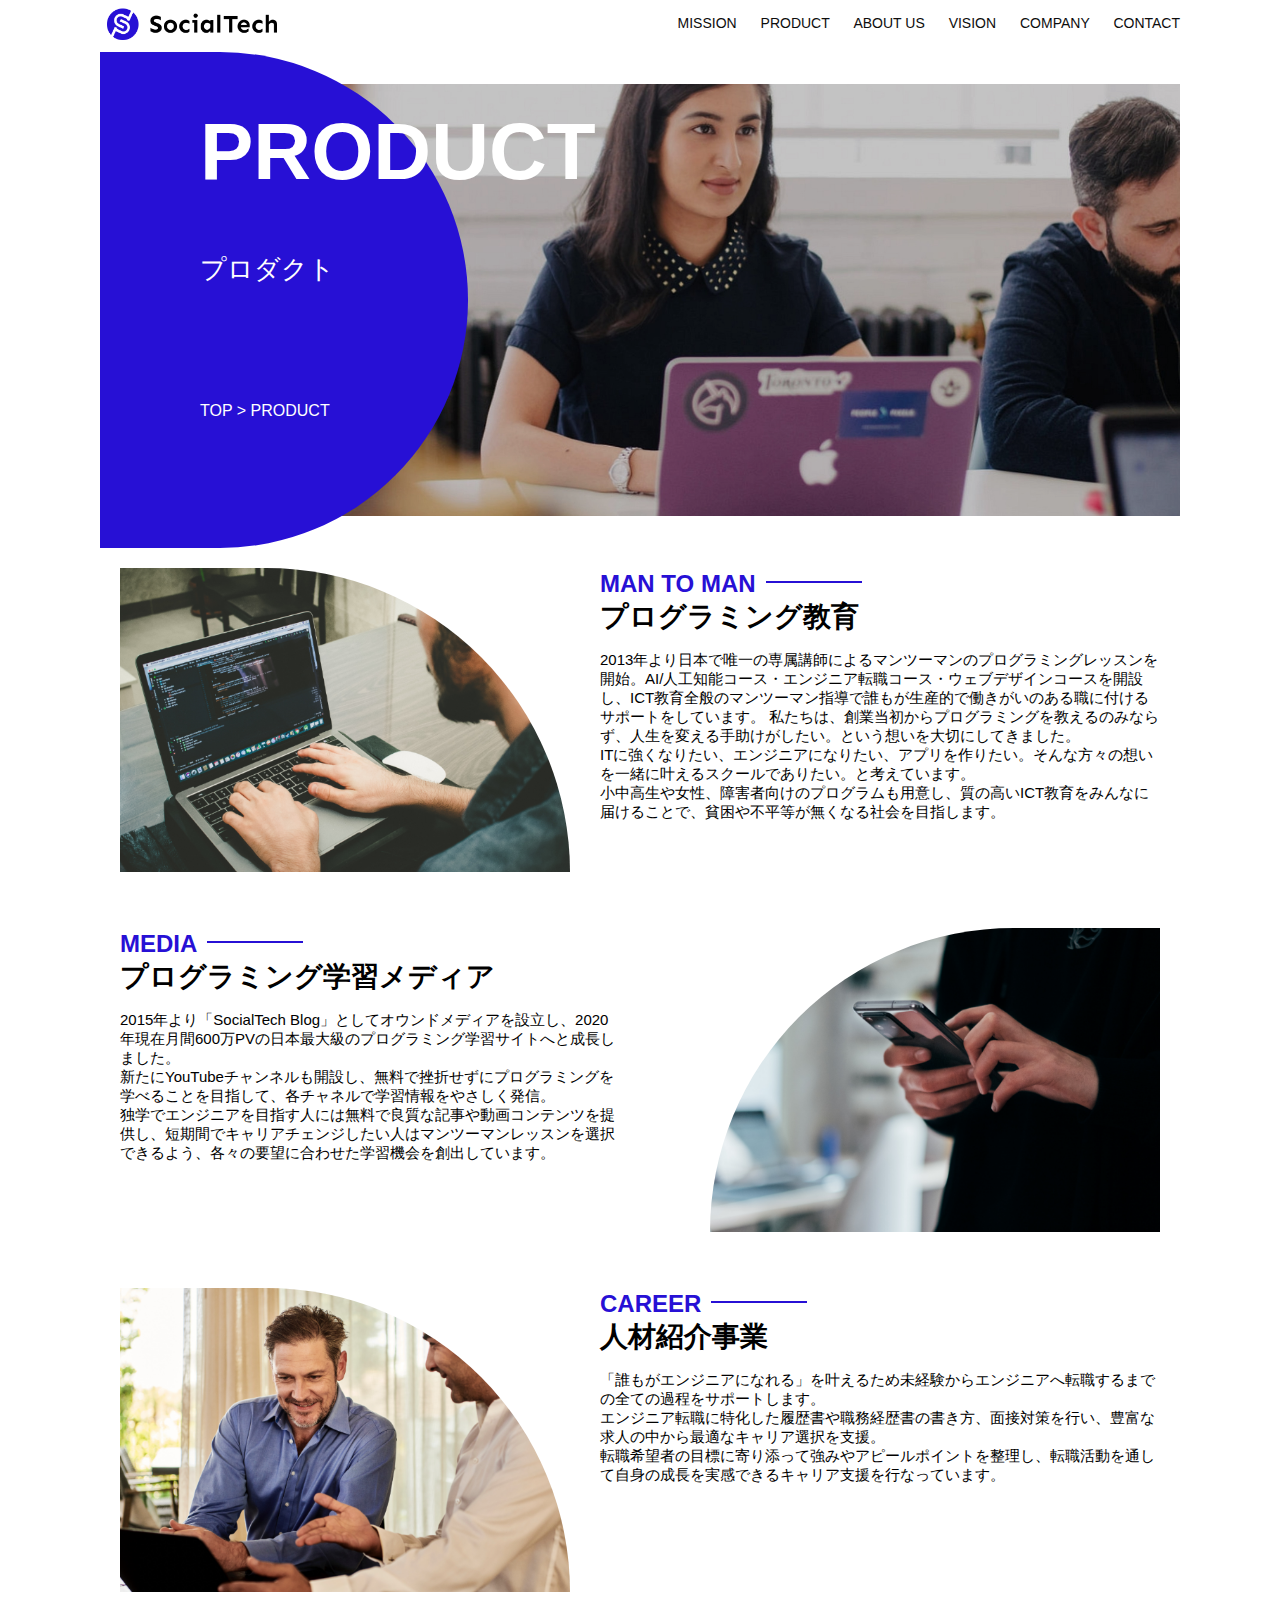
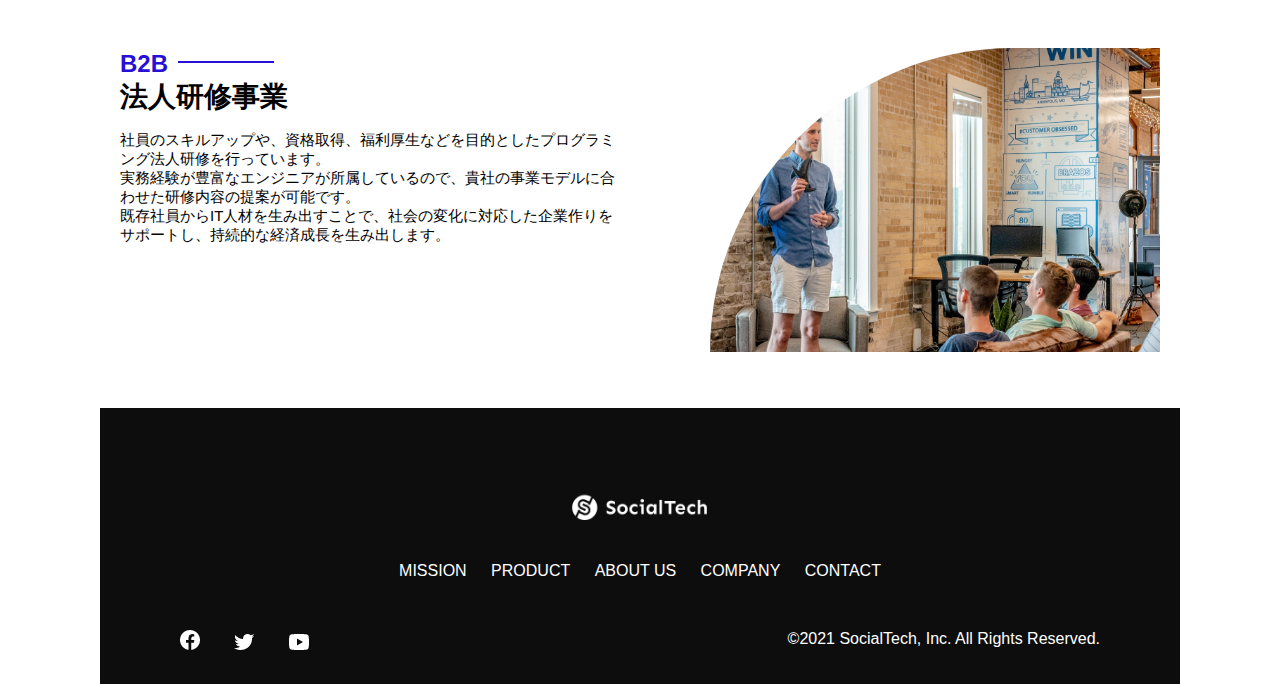
<file: kadai_tutorial_output/product.html>
<!DOCTYPE html>
<html>
  <head>
    <title>SocialTech -PRODUCT プロダクト-</title>
    <meta charset="UTF-8">
    <meta name="description" content="SocialTechの4つのプロダクトを紹介します">
    <meta name="viewport" content="width=device-width, initial-sacale=1.0">
    <link rel="stylesheet" href="style.css">
  </head>
  <body>
    <header>
      <a href="./index.html" id="logo"><img src="./images/logo.png" alt="トップページに戻る"></a>
      <!-- PC用ナビゲーション -->
      <nav id="nav-pc">
        <a href="./mission.html">MISSION</a>
        <a href="./product.html">PRODUCT</a>
        <a href="./index.html#aboutus">ABOUT US</a>
        <a href="./index.html#vison">VISION</a>
        <a href="./index.html#company">COMPANY</a>
        <a href="./index.html#contact">CONTACT</a>
      </nav>
      <!-- スマホ用メニューボタン -->
      <img src="./images/button-menu.png" alt="ナビゲーションを開く"
      id="menu-sp" onclick="document.getElementById('nav-sp').style.display = 'block'" >

      <!-- スマホ用ナビゲーション -->
      <nav id="nav-sp">
        <img src="./images/button-close.png" alt="ナビゲーションを閉じる" 
        id="close" onclick="document.getElementById('nav-sp').style.display = 'none'">
        <a id="logo-sp" href="./index.html" onclick="document.getElementById('nav-sp').style.display = 'none'"><img
          src="./images/logo-sp.png" alt="トップページに戻る"></a>
        <a class="menu" href="./mission.html" onclick="document.getElementById('nav-sp').style.display = 'none'">MISSION</a>
        <a class="menu" href="./product.html" onclick="document.getElementById('nav-sp').style.display = 'none'">PRODUCT</a>
        <a class="menu" href="./index.html#aboutus" onclick="document.getElementById('nav-sp').style.display = 'none'">ABOUT
          US</a>
        <a class="menu" href="./index.html#vision"
          onclick="document.getElementById('nav-sp').style.display = 'none'">VISION</a>
        <a class="menu" href="./index.html#company"
          onclick="document.getElementById('nav-sp').style.display = 'none'">COMPANY</a>
        <a class="menu" href="./index.html#contact"
          onclick="document.getElementById('nav-sp').style.display = 'none'">CONTACT</a>
        <div id="sns">
          <a href="https://www.facebook.com/sejuku2013"><img src="./images/button-facebook.png" alt="Facebookのリンク"></a>
          <a href="https://twitter.com/samuraijuku"><img src="./images/button-twitter.png" alt="Twitterのリンク"></a>
          <a href="https://www.youtube.com/channel/UCCFOQO5aDK0xXam4cUQXT8g"><img src="./images/button-youtube.png" alt="YouTubeのリンク"></a>
        </div>
      </nav>
    </header>
    <main>
      <article>
        <section id="product-main">
          <div id="product-title">
            <h1>PRODUCT</h1>
            <span>プロダクト</span>
            <div>TOP > PRODUCT</div>
          </div>
        </section>
        <section class="product-section1">
          <img src="./images/product/product-mantoman.png" alt="PCでコードを書く男性">
          <div>
            <h2 class="product-h2">MAN TO MAN</h2>
            <h3 class="product-h3">プログラミング教育</h3>
            <p>
              2013年より日本で唯一の専属講師によるマンツーマンのプログラミングレッスンを開始。AI/人工知能コース・エンジニア転職コース・ウェブデザインコースを開設し、ICT教育全般のマンツーマン指導で誰もが生産的で働きがいのある職に付けるサポートをしています。
              私たちは、創業当初からプログラミングを教えるのみならず、人生を変える手助けがしたい。という想いを大切にしてきました。<br>ITに強くなりたい、エンジニアになりたい、アプリを作りたい。そんな方々の想いを一緒に叶えるスクールでありたい。と考えています。<br>小中高生や女性、障害者向けのプログラムも用意し、質の高いICT教育をみんなに届けることで、貧困や不平等が無くなる社会を目指します。
            </p>
          </div>
        </section>
        <section class="product-section2">
          <div>
            <h2 class="product-h2">MEDIA</h2>
            <h3 class="product-h3">プログラミング学習メディア</h3>
            <p>
              2015年より「SocialTech
              Blog」としてオウンドメディアを設立し、2020年現在月間600万PVの日本最大級のプログラミング学習サイトへと成長しました。<br>新たにYouTubeチャンネルも開設し、無料で挫折せずにプログラミングを学べることを目指して、各チャネルで学習情報をやさしく発信。<br>独学でエンジニアを目指す人には無料で良質な記事や動画コンテンツを提供し、短期間でキャリアチェンジしたい人はマンツーマンレッスンを選択できるよう、各々の要望に合わせた学習機会を創出しています。
            </p>
          </div>
          <img src="./images/product/product-media.png" alt="スマートフォンを操作する人">
        </section>
        <section class="product-section1">
          <img src="./images/product/product-career.png" alt="笑顔で話し合う2人の男性">
          <div>
            <h2 class="product-h2">CAREER</h2>
            <h3 class="product-h3">人材紹介事業</h3>
            <p>
              「誰もがエンジニアになれる」を叶えるため未経験からエンジニアへ転職するまでの全ての過程をサポートします。<br>エンジニア転職に特化した履歴書や職務経歴書の書き方、面接対策を行い、豊富な求人の中から最適なキャリア選択を支援。<br>転職希望者の目標に寄り添って強みやアピールポイントを整理し、転職活動を通して自身の成長を実感できるキャリア支援を行なっています。<br>
            </p>
          </div>
        </section>
        <section class="product-section2">
          <div>
            <h2 class="product-h2">B2B</h2>
            <h3 class="product-h3">法人研修事業</h3>
            <p>
              社員のスキルアップや、資格取得、福利厚生などを目的としたプログラミング法人研修を行っています。<br>実務経験が豊富なエンジニアが所属しているので、貴社の事業モデルに合わせた研修内容の提案が可能です。<br>既存社員からIT人材を生み出すことで、社会の変化に対応した企業作りをサポートし、持続的な経済成長を生み出します。
            </p>
          </div>
          <img src="./images/product/product-b2b.png" alt="講演中の男性とそれを聴く人々">
        </section>
      </article>
      <footer>
        <div id="footer-logo">
          <img src="./images/logo-sp.png" alt="SocialTech">
        </div>
        <div id="footer-link">
          <a href="./mission.html">MISSION</a>
          <a href="./product.html">PRODUCT</a>
          <a href="./index.html#aboutus">ABOUT US</a>
          <a href="./index.html#company">COMPANY</a>
          <a href="./index.html#contact">CONTACT</a>
        </div>
        <div id="sns-footer">
          <a href="https://www.facebook.com/sejuku2013"><img src="./images/button-facebook.png" alt="Facebookのリンク"></a>
          <a href="https://twitter.com/samuraijuku"><img src="./images/button-twitter.png" alt="Twitterのリンク"></a>
          <a href="https://www.youtube.com/channel/UCCFOQO5aDK0xXam4cUQXT8g"><img src="./images/button-youtube.png" alt="YouTubeのリンク"></a>
          <span id="copyright">&copy;2021 SocialTech, Inc. All Rights Reserved. </span>
        </div>
      </footer>
    </main>
  </body>
</html>
</file>
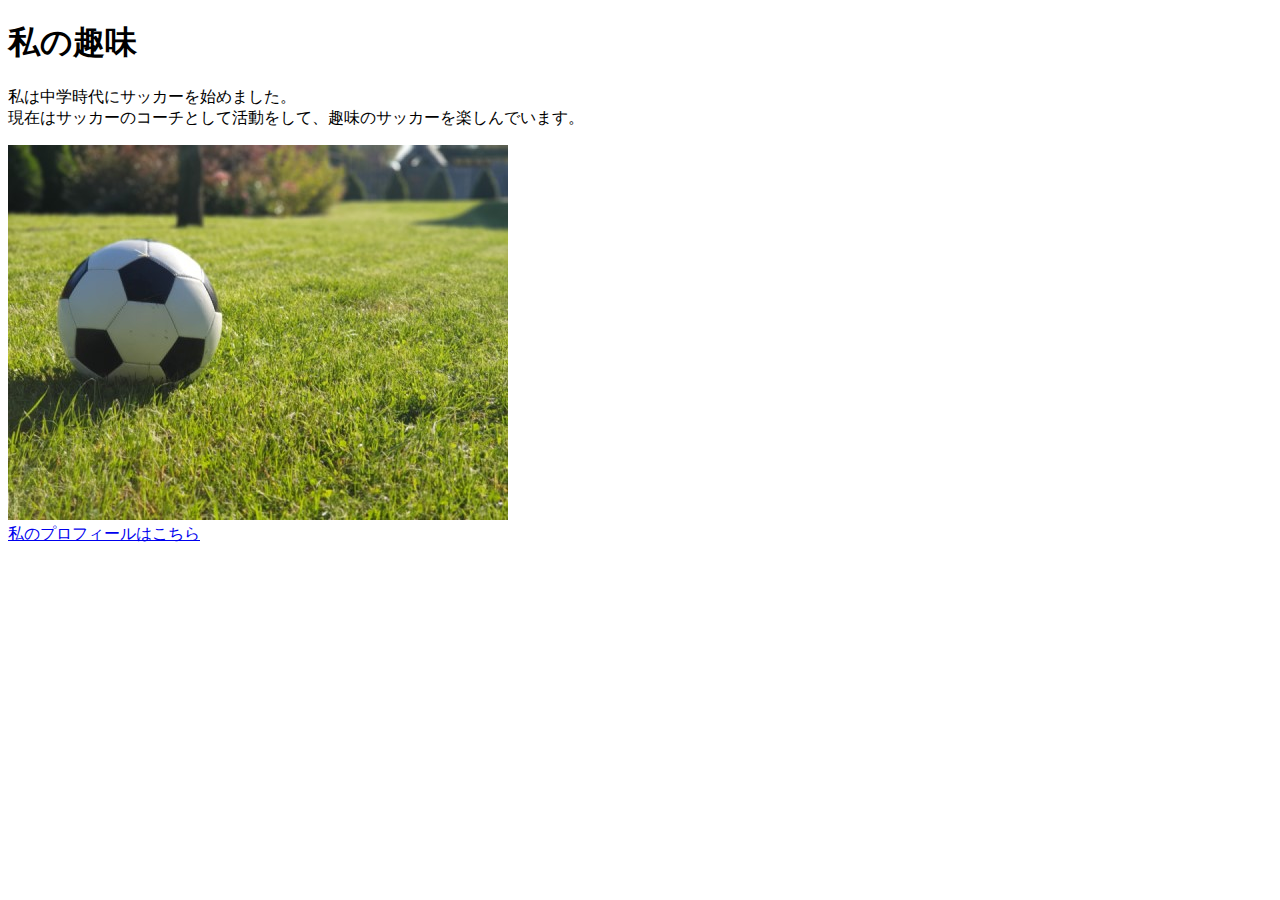
<file: kadai_005/html/kadai_005.html>
<!DOCTYPE html>
<html>
  <head>
    <title>5章課題</title>
    <meta name="description" content="このページは5章の課題です。">
    <meta charset="utf-8">
  </head>
  <body>
    <h1>私の趣味</h1>
    <p>私は中学時代にサッカーを始めました。
      <br>現在はサッカーのコーチとして活動をして、趣味のサッカーを楽しんでいます。
    </p>
    <img src="../images/sample.jpg"><br>
    <a href="https://twitter.com/samuraijuku">私のプロフィールはこちら</a>
  </body>
</html>
</file>
<file: kadai_tutorial_output/style.css>
/* PC, スマホ共通スタイル */
body{
  font-family: "Source Sans Pro", "Hiragino Kaku Gothic", Meiryo, Arial, sans-serif;
}

p{
  font-size: 15px;
}

/* PC用スタイル */
@media screen and (min-width: 768px) {
  /* 横幅設定 */
  body{
    max-width: 1080px;
    min-width: 960px;
    margin: 0 auto 0 auto;
  }

  header{
    display: flex;
    justify-content: space-between;
  }

  #nav-pc{
    text-align: right;
    font-size: 14px;
    padding-top: 15px;
  }

  #nav-pc > a{
    text-decoration: none;
    margin-left: 20px;
  }
  #nav-pc > a:link{
    color: #0d0d0d;
  }
  #nav-pc > a:visited{
    color: #0d0d0d;
  }
  #nav-pc > a:hover{
    color: #0d0d0d;
    text-decoration: underline;
  }
  #nav-pc > a:active{
    color: #0d0d0d;
  }
  #nav-sp,
  #menu-sp{
    display: none;
  }

  #main-visual{
    position: relative;
    height: 400px;
  }

  #main-message{
    position: absolute;
    top: 0;
    left: 0;
    background-color: #2710d5;
    color: #ffffff;
    border-radius: 0 0 476px 0;
    max-width: 620px;
    height: 100%;
    width: 100%;
    z-index: 11;
  }

  #main-message > h1{
    font-size: 60px;
    font-weight: bold;
    margin: 100px 0 0 50px;
  }

  #main-message > p{
    font-size: 28px;
    margin: 0 0 0 50px;
  }

  #main-visual > img{
    max-width: 620px;
    border-radius: 476px 0 0 0;
    position: absolute;
    top: 0;
    right: 0;
    z-index: 10;
  }

  /* 見出し */
  h2{
    margin: 40px 0 0 0;
  }

  h2::after{
    content: url("./images/line.png");
    margin-left: 10px;
  }

  h3{
    font-size: 27px;
  }

  #mission{
    margin: 80px auto 80px auto;
    width: 100%;
  }

  #mission-flex{
    width: 100%;
    display: flex;
  }

  #mission-flex > div{
    width: 50%;
    margin: 20px;
  }

  #mission-photo{
    width: 100%;
  }

  #s2dgs{
    margin-top: 50px;
    width: 100%;
  }

  /* プロダクト */
  #product{
    background-color: #fafafa;
    margin: 80px 0 80px 0;
    padding: 10px 40px 0px 40px;
  }

  /* 外枠 */
  #product > div{
    margin-top: 40px;
    display: flex;
  }

  /* 左のカラム */
  #product-left{
    width: 50%;
    margin-right: 20px;
  }

  /* 右のカラム */
  #product-right{
    width: 50%;
    margin-left: 20px;
    margin-top: 80px;
  }

  /* 画像 + 説明の枠 */
  #product-left > div{
    position: relative;
    height: 480px;
    margin-right: 20px;
  }
  #product-right > div{
    position: relative;
    height: 480px;
    margin-left: 20px;
  }

  /* 画像 */
  .product-photo{
    width: 100%;
  }

  /* 説明文の枠 */
  .product-explain{
    background-color: #ffffff;
    position: absolute;
    left: 0;
    top: 280px;
    margin: 0 40px 0 40px;
    padding: 20px;
    box-shadow: 5px 5px 10px rgba(0, 0, 0, 0.05);
  }

  /* 説明文の英語 */
  .product-explain > span{
    color: #2710d5;
    font-weight: bold;
    font-size: 16px;
    margin: 0;
  }

  /* 説明文の見出し */
  .product-explain > h3{
    font-size: 20px;
    margin: 5px 0 5px 0;
  }

  /* 説明文 */
  .product-explain > p{
    font-size: 14px;
    margin: 0;
  }

  /* 「もっとみる」ボタン */
  #product-more{
    margin: 0 auto -42px auto;
  }

  /* ABOUT US */
  #aboutus{
    margin: 80px auto 80px auto;
  }

  /* 3つの組織文化と画像をいれる枠 */
  #aboutus > div{
    display: flex;
  }

  /* 画像 */
  .culture-img{
    width: 100%;
    align-self: flex-start;
  }

  .culture-img2{
    margin-top: 50px;
    width: 100%;
  }

  .culture-table{
    margin-right: 50px;
  }

  .culture-num{
    font-size: 80px;
    color: #2710d5;
    margin: 0 20px 0 0;
  }

  .culture-en{
    color: #2710d5;
    font-weight: bold;
    font-size: 24px;
    display: block;
  }

  .culture-jp{
    font-size: 28px;
    font-weight: bold;
  }

  .culture-description{
    margin: 0;
  }

  /* ビジョン */
  #vision{
    margin: 80px auto 80px auto;
  }

  #vision > div{
    width: 100%;
    display: flex;
    justify-content: space-between;
    flex-wrap: wrap;
  }

  .vision-box{
    width: 300px;
    height: 300px;
    margin-bottom: 30px;
    position: relative;
  }

  .vision-box > img{
    width: 100%;
    height: auto;
    position: absolute;
    top: 0;
    left: 0;
    z-index: 30;
  }

  .vision-box > span{
    position: absolute;
    top: 0;
    left: 0;
    z-index: 31;
    margin-right: 20px;
  }

  .vision-box > span > h4{
    color: #2710d5;
    font-size: 19px;
    margin: 80px 0 0 0;
  }

  .vision-box > span > h4::first-letter{
    font-size: 40px;
  }

  .vision-box > span > h5{
    font-size: 20px;
    margin: 0 0 0 0;
  }

  .vision-box > span > p{
    margin: 10px 0 0 0;
  }

  /* CASES */
  #cases{
    margin: 40px 0;
    width: 100%;
  }

  ul{
    display: flex;
    list-style-type: none;
  }

  li{
    width: 33%;
    margin: 20px;
  }

  .case-card{
    background-color: #ffffff;
    min-height: 400px;
    box-shadow: 5px 5px 15px rgba(0, 0, 0, 0.2);
  }

  .case-img{
    width: 100%;
  }

  .case-info{
    padding: 10px 20px;
  }

  .case-name{
    color: #2710d5;
    font-size: 19px;
  }

  .case-content{
    font-size: 14px;
  }

  /* 会社概要 */
  #company{
    margin: 80px auto 80px auto;
  }

  #company-table{
    width: 100%;
  }

  .tableheader{
    text-align: left;
    padding: 20px;
    border-bottom-color: #2710d5;
    border-bottom-width: 1px;
    border-bottom-style: solid;
    width: 100px;
  }

  .tableheader-first{
    text-align: left;
    padding: 20px;
    border-bottom-color: #2710d5;
    border-bottom-width: 1px;
    border-bottom-style: solid;
    border-top-color: #2710d5;
    border-top-width: 1px;
    border-top-style: solid;
    width: 100px;
  }

  .cell{
    padding: 30px;
    border-bottom-color: #ececec;
    border-bottom-width: 1px;
    border-bottom-style: solid;
  }

  .cell-first{
    padding: 30px;
    border-bottom-color: #ececec;
    border-bottom-width: 1px;
    border-bottom-style: solid;
    border-top-color: #ececec;
    border-top-width: 1px;
    border-top-style: solid;
  }

  #company > iframe{
    width: 100%;
    height: 368px;
    margin-top: 40px;
  }

  /* お問い合わせ */
  #contact{
    margin: 80px auto 80px auto;
  }

  #contact > form > div{
    display: flex;
    flex-direction: row;
    flex-wrap: wrap;
    padding-bottom: 30px;
  }

  .contact-heading{
    width: 240px;
    align-self: center;
  }

  .contact-label{
    font-weight: bold;
  }

  .contact-span{
    color: #ce2222;
    margin: 0 0 0 20px;
    font-weight: bold;
  }

  .contact-textbox{
    border-top: 0;
    border-left: 0;
    border-right: 0;
    border-bottom-width: 1px;
    border-bottom-color: #707070;
    border-bottom-style: solid;
    background-color: #fafafa;
    width: 400px;
    height: 56px;
  }

  .contact-textarea{
    border-top: 0;
    border-left: 0;
    border-right: 0;
    border-bottom-width: 1px;
    border-bottom-color: #707070;
    border-bottom-style: solid;
    background-color: #fafafa;
    width: 400px;
    height: 200px;
  }

  details{
    width: 700px;
  }
  details > div{
    background-color: #fafafa;
    padding: 20px;
  }
  details > div >span{
    font-weight: bold;
  }

  /* フッター */
  footer{
    background-color: #0d0d0d;
    text-align: center;
    padding: 80px 80px 30px 80px;
  }

  #footer-logo{
    margin-bottom: 30px;
  }

  #footer-link{
    margin-bottom: 50px;
  }
  #footer-link > a{
    text-decoration: none;
    margin: 10px;
  }
  #footer-link > a:link{
    color: #ffffff;
  }
  #footer-link > a:visited{
    color: #ffffff;
  }
  #footer-link > a:hover{
    color: #ffffff;
    text-decoration: underline;
  }
  #footer-link > a:active{
    color: #ffffff;
  }

  #sns-footer{
    text-align: left;
    width: 100%;
  }

  #sns-footer > a{
    margin-right: 30px;
  }

  #copyright{
    color: #ffffff;
    float: right;
  }

  /* mission.html用スタイル */
  /* ミッションのメインビジュアル */
  #mission-main{
    height: 496px;
    width: 100%;
    background-image: url("./images/mission/mission-main.png");
    background-repeat: no-repeat;
    background-position-y: center;
  }

  #mission-title{
    background-color: #2710d5;
    width: 368px;
    color: #ffffff;
    height: 496px;
    border-radius: 0 248px 248px 0;
    position: relative;
  }

  #mission-title > h1{
    position: absolute;
    top: 0;
    left: 100px;
    font-size: 80px;
  }

  #mission-title > span{
    position: absolute;
    top: 200px;
    left: 100px;
    font-size: 26px;
  }

  #mission-title > div{
    position: absolute;
    top: 350px;
    left: 100px;
    font-size: 16px;
  }

  #mission-s2dgs{
    width: 100%;
    margin: 20px;
  }

  .mission-h2{
    color: #2710d5;
    font-size: 40px;
  }

  .mission-h2::after{
    content: none;
  }

  #mission-5goals {
    margin: 20px;
    display: flex;
  }

  #mission-5goals > div {
    flex-grow: 1;
    padding: 20px;
  }

  #mission-5goals > div > div {
    margin-bottom: 40px;
  }

  .fivegoals-image-right {
    float: right;
    margin: 20px;
  }

  .fivegoals-image-left {
    float: left;
    margin: 20px;
  }

  .fivegoals-number {
    color: #2710d5;
    font-size: 48px;
    margin: 0;
  }

  .fivegoals-h3 {
    font-size: 28px;
    margin: 0;
  }

  .fivegoals-p {
    margin: 0;
  }

  /* プロダクトページ */
  #product-main{
    height: 496px;
    width: 100%;
    background-image: url("./images/product/product-main.png");
    background-repeat: no-repeat;
    background-position-y: center;
  }

  #product-title{
    background-color: #2710d5;
    width: 368px;
    color: #ffffff;
    height: 496px;
    border-radius: 0 248px 248px 0;
    position: relative;
  }

  #product-title > h1{
    position: absolute;
    top: 0;
    left: 100px;
    font-size: 80px;
  }

  #product-title > span{
    position: absolute;
    top: 200px;
    left: 100px;
    font-size: 26px;
  }

  #product-title > div{
    position: absolute;
    top: 350px;
    left: 100px;
    font-size: 16px;
  }

  /* セクション1 */
  .product-section1{
    position: relative;
    margin: 20px;
    height: 340px;
  }

  .product-section1 > img{
    position: absolute;
    top: 0;
    left: 0;
    width: 450px;
    margin: 0 40px 30px 0;
    border-radius: 0 432px 0 0;
  }

  .product-section1 > div{
    position: absolute;
    top: 0;
    left: 480px;
  }

  /* セクション2 */
  .product-section2{
    position: relative;
    margin: 20px;
    height: 340px;
  }
  .product-section2 > img{
    position: absolute;
    top: 0;
    right: 0;
    width: 450px;
    margin: 0 0 30px 40px;
    border-radius: 432px 0 0 0;
  }

  .product-section2 > div{
    width: 500px;
    position: absolute;
    top: 0;
    left: 0;
  }

  .product-h2{
    color: #2710d5;
    font-size: 24px;
    margin: 0;
  }

  .product-h3{
    font-size: 28px;
    margin: 0;
  }
}

/* スマートフォン用のスタイル */
@media screen and (max-width: 767px) {
  body{
    min-width: 375px;
    margin: 0;
  }

  /* PC用ナビゲーション非表示 */
  #nav-pc{
    display: none;
  }

  /* ハンバーガーメニュー */
  #menu-sp{
    float: right;
    padding: 0;
  }

  /* スマホ用ナビゲーションの表示切替 */
  /* 初期状態、レイアウトと非表示設定 */
  #nav-sp{
    background-color: #2710d5;
    position: absolute;
    left: 0;
    top: 0;
    height: 100%;
    width: 100%;
    display: none;
    z-index: 100;
  }

  /* xボタン */
  #close{
    position: absolute;
    top: 20px;
    right: 20px;
  }

  /* ナビゲーションメニュー用ロゴ */
  #logo-sp{
    margin: 80px 0 30px 20px;
  }

  /* ナビゲーションのリング装飾設定 */
  #nav-sp > a{
    display: block;
  }
  #nav-sp > a:link{
    color: #ffffff;
  }
  #nav-sp > a:visited{
    color: #ffffff;
  }
  #nav-sp > a:hover{
    color: #ffffff;
    text-decoration: underline;
  }
  #nav-sp > a:active{
    color: #ffffff;
  }
  #nav-sp > .menu{
    text-decoration: none;
    display: block;
    margin: 0px 20px 0px 20px;
    height: 44px;
    font-size: 16px;
    background-image: url("./images/arrow.png");
    background-repeat: no-repeat;
    background-position: right top;
  }
  #sns{
    position: absolute;
    bottom: 20px;
    left: 20px;
  }
  #sns > a{
    margin-right: 30px;
  }

  /* メインビジュアル */
  #main-visual{
    position: relative;
    height: 470px;
    width: 100%;
    overflow: hidden;
  }
  #main-visual > div{
    position: absolute;
    top: 0;
    left: 0;
    background-color: #2710d5;
    color: white;
    border-radius: 0 0 476px 0;
    text-align: center;
    height: 280px;
    width: 100%;
    z-index: 11;
  }
  #main-visual > div > h1{
    font-size: 28px;
    margin: 90px 0 0 0;
  }

  #main-visual > div > p{
    margin: 0;
  }

  #main-visual > img{
    width: 100%;
    border-radius: 476px 0 0 0;
    z-index: 10;
    position: absolute;
    bottom: 0;
    right: 0;
  }

  /* 見出し */
  h2::after{
    content: url("./images/line.png");
    margin-left: 10px;
  }

  h3{
    font-size: 24px;
    margin: 10px 0 0 0;
  }

  /* ミッション */
  #mission{
    margin: 20px;
  }

  #mission-photo{
    width: 100%;
  }

  #s2dgs{
    width: 100%;
  }
  
  /* プロダクト */
  #product{
    background-color: #fafafa;
    padding-top: 10px;
  }

  #product-h2{
    margin-left: 20px;
  }
  /* 外枠 */
  /* 左右のカラム スマホでは縦並び */
  #product-left,
  #product-right{
    margin-left: 20px;
    margin-right: 20px;
  }

  /* 画像+説明の枠 */
  #product-left > div,
  #product-right > div{
    position: relative;
    height: 540px;
  }

  /* 説明文の枠 */
  .product-explain{
    background-color: #ffffff;
    position: absolute;
    left: 0;
    bottom: 50px;
    padding: 20px;
    box-shadow: 5px 5px 10px rgba(0, 0, 0, 0.05);
  }

  .product-explain > span{
    color: #2710d5;
    font-weight: bold;
    font-size: 16px;
    margin: 0;
  }

  .product-explain > h3{
    margin: 10px 0 10px 0;
  }

  /* 画像 */
  .product-photo{
    width: 100%;
  }

  #product-more > img{
    margin: 0 0 -42px 20px;
  }

  /* ABOUT US */
  #aboutus{
    margin: 80px 20px 80px 20px;
  }

  #aboutus > div{
    display: flex;
    flex-direction: column;
  }

  .culture-table{
    width: 100%;
    padding-right: 20px;
    order: 2;
  }
  .culture-img{
    width: 100%;
    order: 1;
  }

  .culture-img2{
    width: 100%;
  }

  .culture-num{
    font-size: 80px;
    color: #2710d5;
  }

  .culture-en{
    color: #2710d5;
    font-weight: bold;
    font-size: 24px;
    display: block;
  }

  .culture-jp{
    display: block;
  }
  
  .culture-description{
    margin: 0;
  }

  /* ビジョン */
  #vision{
    margin: 80px 20px 80px 20px;
  }

  .vision-box{
    width: 300px;
    height: 300px;
    margin-bottom: 30px;
    position: relative;
  }

  .vision-box > img{
    width: 100%;
    height: auto;
    position: absolute;
    top: 0;
    left: 0;
    z-index: 30;
  }

  .vision-box > span{
    position: absolute;
    top: 0;
    left: 0;
    z-index: 31;
    margin-right: 20px;
  }

  .vision-box > span > h4{
    color: #2710d5;
    font-size: 19px;
    margin: 60px 0 0 0;
  }
  
  .vision-box > span > h5{
    font-size: 20px;
    margin: 0 0 0 0;
  }

  .vision-box > span > p{
    margin: 10px 0 0 0;
  }

  /* CASE */
  #cases{
    margin: 80px 20px 80px 20px ;
  }

  ul{
    display: flex;
    list-style-type: none;
    flex-direction: column;   
  }

  li{
    width: 100%;
    margin-bottom: 30px;
  }

  .case-card{
    background-color: #ffffff;
    min-height: 200px;
    box-shadow: 5px 5px 15px rgba(0,0,0,0.2);
  }

  .case-img{
    width: 100%;
  }

  .case-info{
    padding: 10px 20px;
  }

  .case-name{
    color: #2710d5;
    font-size: 19px;
  }

  .case-content{
    font-size: 14px;
  }

  /* 会社概要 */
  #company{
    margin: 0 20px 0 20px;
  }

  #company > h3{
    margin-bottom: 20px;
  }

  #company > table{
    width: 100%;
  }

  .tableheader-first{
    text-align: left;
    padding: 20px;
    border-bottom-color: #2710d5;
    border-bottom-width: 1px;
    border-bottom-style: solid;
    border-top-color: #2710d5;
    border-top-width: 1px;
    border-top-style: solid;
    width: 50px;
  }
  .tableheader{
    text-align: left;
    padding: 20px;
    border-bottom-color: #2710d5;
    border-bottom-width: 1px;
    border-bottom-style: solid;
    width: 50px;
  }

  .cell{
    padding: 20px;
    border-bottom-color: #ececec;
    border-bottom-width: 1px;
    border-bottom-style: solid;
  }
  .cell-first{
    padding: 20px;
    border-bottom-color: #ececec;
    border-bottom-width: 1px;
    border-bottom-style: solid;
    border-top-color: #ececec;
    border-top-width: 1px;
    border-top-style: solid;
  }

  #company > iframe{
    width: 100%;
    height: 240px;
    margin: 40px 0 0 0;
  }

  /* お問い合わせ */
  #contact{
    margin: 80px 20px 80px 20px;
  }

  #contact > h3{
    margin-bottom: 20px;
  }

  #contact > form > div{
    margin-bottom: 20px;
  }
  
  .contact-heading{
    margin-bottom: 20px;
  }
  
  /* ラベル */
  .contact-label{
    font-weight: bold;
  }

  /* 必須 */
  .contact-span{
    color: #ce2222;
    margin: 0 0 0 20px;
    font-weight: bold;
  }

  .contact-textbox{
    height: 56px;
    border-top: 0;
    border-left: 0;
    border-right: 0;
    background-color: #fafafa;
    border-bottom-color: #707070;
    border-bottom-width: 1px;
    border-style: solid;
    min-width: 300px;
    width: 100%;
  }

  .contact-textarea{
    height: 150px;
    border-top: 0;
    border-left: 0;
    border-right: 0;
    background-color: #fafafa;
    width: 100%;
  }

  .radiobutton{
    margin-bottom: 20px;
  }

  .radiobutton + label::after{
    content: "\A";
    white-space: pre;
  }
  
  /* フッター */
  footer{
    background-color: #0d0d0d;
    padding: 30px 20px 50px 20px;
  }

  #footer-logo{
    margin-bottom: 30px;
  }

  #footer-link{
    margin-bottom: 50px;
  }
  #footer-link > a{
    text-decoration: none;
    margin: 0 20px 30px 0;
    display: block;
    background-image: url("./images/arrow.png");
    background-repeat: no-repeat;
    background-position: right top;
  }
  #footer-link > a:link{
    color: #ffffff;
  }
  #footer-link > a:visited{
    color: #ffffff;
  }
  #footer-link > a:hover{
    color: #ffffff;
    text-decoration: underline;
  }
  #footer-link > a:active{
    color: #ffffff;
  }

  #sns-footer > a{
    margin-right: 30px;
  }

  #copyright{
    font-size: 12px;
    display: block;
    margin-top: 30px;
    color: #ffffff;
  }

  /* mission.html用スタイル */
  /* ミッションのメインビジュアル */
  #mission-main{
    height: 256px;
    width: 100%;
    background-image: url("./images/mission/mission-main.png");
    background-repeat: no-repeat;
    background-position-y: center;
    background-size: auto 208px;
  }

  #mission-title{
    background-color: #2710d5;
    width: 136px;
    color: #ffffff;
    height: 256px;
    border-radius: 0 248px 248px 0;
    position: relative;
  }
  #mission-title > h1{
    position: absolute;
    top: 0;
    left: 20px;
    font-size: 40px;
  }

  #mission-title > span{
    position: absolute;
    top: 110px;
    left: 20px;
    font-size: 18px;
  }

  #mission-title > div{
    position: absolute;
    top: 180px;
    left: 20px;
    font-size: 13px;
  }

  /* ミッションページ S2DGSの設定 */
  #mission-s2dgs{
    margin: 20px;
  }

  .mission-h2{
    color: #2710d5;
    font-size: 38px;
    margin: 0;
  }

  .mission-h2::after{
    content: none;
  }

  #mission-s2dgs > img{
    width: 100%;
  }

  /* ミッションページ 5Goalsの設定 */
  #mission-5goals{
    margin: 20px;
  }

  #mission-5goals > div > div{
    margin-bottom: 40px;
  }

  #s2dgs-image{
    width: 100%;
  }
  .fivegoals-image-left{
    margin: 20px auto 20px auto;
    display: block;
  }
  .fivegoals-image-right{
    margin: 20px auto 20px auto;
    display: block;
  }

  .fivegoals-number{
    color: #2710d5;
    font-size: 48px;
    margin: 0;
  }
  .fivegoals-h3{
    font-size: 28px;
    margin: 0;
  }
  .fivegoals-p{
    margin: 0;
  }

  /* プロダクトページ */
  #product-main{
    height: 256px;
    width: 100%;
    background-image: url("./images/product/product-main.png");
    background-repeat: no-repeat;
    background-position-y: center;
    background-size: auto 208px;
  }
  #product-title{
    background-color: #2710d5;
    width: 136px;
    color: #ffffff;
    height: 256px;
    border-radius: 0 248px 248px 0;
    position: relative;
  }
  #product-title > h1{
    position: absolute;
    top: 0;
    left: 20px;
    font-size: 40px;
  }
  #product-title > span{
    position: absolute;
    top: 110px;
    left: 20px;
    font-size: 18px;
  }
  #product-title > div{
    position: absolute;
    top: 180px;
    left: 20px;
    font-size: 13px;
  }

  .product-section1{
    margin: 20px;
  }

  .product-section1 > img{
    width: 100%;
    border-radius: 0 300px 0 0;
  }

  .product-section2{
    margin: 20px;
    display: flex;
    flex-direction: column;
  }

  .product-section2 > img{
    order: 1;
    width: 100%;
    border-radius: 300px 0 0 0;
  }

  .product-section2 > div{
    order: 2;
  }

  .product-h2{
    color: #2710d5;
    font-size: 24px;
    margin: 0;
  }

  .product-h3{
    font-size: 28px;
    margin: 0;
  }
}
</file>
<file: portfolio/style.css>
body {
  font-family: "Noto Sans JP", Meiryo, Arial, sans-serif;
  background-color: white;
}

header {
  display: flex;
  max-width: 600px;
  justify-content: space-between;
  margin: 30px auto;
  align-items: center;
  font-weight: bold;
}
@media screen and (max-width: 767px) {
  header {
    display: block;
    padding: 0 0 0 20px;
  }
}
header h1 {
  font-size: 30px;
  border: 1px solid black;
  padding: 10px 20px;
}
@media screen and (max-width: 767px) {
  header h1 {
    border: px solid black;
    padding: 10px 20px;
    margin: 0 50% 0 0;
  }
}
header div a {
  font-size: 30px;
  text-align: center;
}
@media screen and (max-width: 767px) {
  header div a {
    text-align: left;
  }
}
header div .about_h {
  padding-right: 20px;
}

.main {
  width: 100%;
  height: auto;
}
.main img {
  width: 100%;
  height: auto;
}

h2 {
  font-size: 34px;
  font-weight: bold;
  text-align: center;
  padding-top: 60px;
  padding-bottom: 40px;
}

#about {
  display: flex;
  flex-wrap: wrap;
  align-items: center;
  margin: 20px auto;
  max-width: 960px;
}
#about img {
  border-radius: 50%;
  width: 280px;
  height: 280px;
  -o-object-fit: cover;
     object-fit: cover;
  border: 3px solid #999;
  padding: 3px;
  margin: 0 auto;
  max-width: 100%;
}
#about .content {
  margin: 0 auto;
  padding-left: 40px;
}
#about p {
  font-size: 24px;
  font-weight: bold;
  margin: 24px 0;
}
#about ul {
  display: block;
  list-style: disc;
  margin-block-start: 1em;
  margin-block-end: 1em;
  margin-inline-start: 0px;
  margin-inline-end: 0px;
  padding-inline-start: 40px;
  unicode-bidi: isolate;
}
#about li {
  font-size: 18px;
  padding: 5px;
}
@media screen and (max-width: 767px) {
  #about li {
    font-size: 15px;
  }
}

#works {
  display: flex;
  flex-wrap: wrap;
  justify-content: center;
  margin: 20px auto 20px auto;
  max-width: 960px;
}
@media screen and (max-width: 767px) {
  #works {
    flex-direction: column;
  }
}
#works img {
  width: 100%;
  height: auto;
}
#works p {
  padding: 18px 0;
}
#works .flexbox-item {
  padding-bottom: 60px;
  width: 25%;
  margin: auto;
}
@media screen and (max-width: 767px) {
  #works .flexbox-item {
    width: 95%;
    text-align: center;
  }
}

footer {
  display: block;
}
footer p {
  text-align: center;
  margin: 18px 0;
  padding-bottom: 20px;
}/*# sourceMappingURL=style.css.map */
</file>
<file: kadai_014/style.css>
@charset "UTF-8";

html{
  font-size: 20px;
  text-align: center;
}

body{
  font-family: "Arial", "Meiryo", sans-serif;
}


.profile{
  font-family: "Josefin Sans", sans-serif;
  font-size: 2rem;
  letter-spacing: 1.2em;
  text-shadow: 3px 4px 3px rgb(61 70 70);
  border-bottom: 3px solid rgb(115, 115, 114);
}

.text-skyblue{
  color: skyblue;
}

.text-pink{
  color: rgb(255, 192, 203);
}

#basic > p{
  font-weight: bold;
}
</file>
<file: kadai_018/style.css>
@charset "UTF-8";

#top{
  width: 800px;
  background-color: #dcc9f4;
  margin: 20px auto;
  text-align: center;
}

.topchild{
  width: 20%;
  background-color: #ffd9df;
  display: inline-block;
}

#middle{
  width: 800px ;
  height: 800px;
  margin: 20px auto;
  background-color: #ffd9df;
  position: relative;
}
#middle > div {
  width: 200px;
  height: 200px;
  background-color: #87ceeb;
}
#middle-child01{
  position: absolute ;
  top: 100px ;
  left: 100px;    
}

#middle-child02{
  position: absolute ;
  top: 300px ;
  left: 300px;
}

#middle-child03{
  position: absolute ;
  top: 500px ;
  left: 500px;
}

#bottom{
  width: 800px;
  height: 300px;
  margin: auto;
  background-color: #87ceeb;
}

#bottom > div{
  width: 400px;
  height: 100px;
  background-color: #e5dcf0;
}

#bottom-child02{
  position: relative;
  left: 200px;
}

#bottom-child03{
  position: relative;
  left: 400px;
}
</file>
<file: kadai_022/style.css>
@charset "UTF-8";

h1{
  margin: 0;
  color: rgb(255, 255, 255);
}

p{
  margin: 0;
  font-size: 20px;
}

body{
  margin: 0;
}

a{
  font-size: 20px;
}

main{
  padding: 10px;
}

header{
  margin-bottom: 20px;
  background-color: rgb(244, 79, 79);
  text-align: center;
}

#parent{
  display: flex;
  justify-content: space-around;
}

.contents{
  border: 3px solid rgb(238, 204, 204);
  flex-basis: 25%;
  padding: 10px 15px;
  margin: 20px 0;
  align-self: center;
  text-align: center;
}

.area{
  font-size: 25px;
  border-bottom: 3px dashed rgb(238, 204, 204);
}

.area::before{
  content: "●";
  color: rgb(239, 111, 139);
}

.contents p:nth-of-type(2)::first-letter{
  font-weight: bold;
  color: rgb(97, 206, 249);
}

.contents img{
  margin: 10px 0;
  width: 70%;
}

footer{
  background-color: rgb(244, 79, 79);
  text-align: center;
}

footer a{
  color: rgb(255, 255, 255);
}

fotter a:visited{
  color: rgb(193, 234, 251);
}

footer a:hover{
  color: rgb(245, 178, 168);
}

@media screen and (max-width: 768px) {
  h2{
    font-size: 30px;
  }

  p{
    font-size: 25px;
  }

  #parent{
    flex-direction: column;
  }
}
</file>
<file: portfolio/destyle.css>
/*! destyle.css v4.0.1 | MIT License | https://github.com/nicolas-cusan/destyle.css */

/* Reset box-model and set borders */
/* ============================================ */

*,
::before,
::after {
  box-sizing: border-box;
  border-style: solid;
  border-width: 0;
  min-width: 0;
}

/* Document */
/* ============================================ */

/**
 * 1. Correct the line height in all browsers.
 * 2. Prevent adjustments of font size after orientation changes in iOS.
 * 3. Remove gray overlay on links for iOS.
 */

html {
  line-height: 1.15; /* 1 */
  -webkit-text-size-adjust: 100%; /* 2 */
  -webkit-tap-highlight-color: transparent; /* 3*/
}

/* Sections */
/* ============================================ */

/**
 * Remove the margin in all browsers.
 */

body {
  margin: 0;
}

/**
 * Render the `main` element consistently in IE.
 */

main {
  display: block;
}

/* Vertical rhythm */
/* ============================================ */

p,
table,
blockquote,
address,
pre,
iframe,
form,
figure,
dl {
  margin: 0;
}

/* Headings */
/* ============================================ */

h1,
h2,
h3,
h4,
h5,
h6 {
  font-size: inherit;
  font-weight: inherit;
  margin: 0;
}

/* Lists (enumeration) */
/* ============================================ */

ul,
ol {
  margin: 0;
  padding: 0;
  list-style: none;
}

/* Lists (definition) */
/* ============================================ */

dt {
  font-weight: bold;
}

dd {
  margin-left: 0;
}

/* Grouping content */
/* ============================================ */

/**
 * 1. Add the correct box sizing in Firefox.
 * 2. Show the overflow in Edge and IE.
 */

hr {
  box-sizing: content-box; /* 1 */
  height: 0; /* 1 */
  overflow: visible; /* 2 */
  border-top-width: 1px;
  margin: 0;
  clear: both;
  color: inherit;
}

/**
 * 1. Correct the inheritance and scaling of font size in all browsers.
 * 2. Correct the odd `em` font sizing in all browsers.
 */

pre {
  font-family: monospace, monospace; /* 1 */
  font-size: inherit; /* 2 */
}

address {
  font-style: inherit;
}

/* Text-level semantics */
/* ============================================ */

/**
 * Remove the gray background on active links in IE 10.
 */

a {
  background-color: transparent;
  text-decoration: none;
  color: inherit;
}

/**
 * 1. Remove the bottom border in Chrome 57-
 * 2. Add the correct text decoration in Chrome, Edge, IE, Opera, and Safari.
 */

abbr[title] {
  text-decoration: underline dotted; /* 2 */
}

/**
 * Add the correct font weight in Chrome, Edge, and Safari.
 */

b,
strong {
  font-weight: bolder;
}

/**
 * 1. Correct the inheritance and scaling of font size in all browsers.
 * 2. Correct the odd `em` font sizing in all browsers.
 */

code,
kbd,
samp {
  font-family: monospace, monospace; /* 1 */
  font-size: inherit; /* 2 */
}

/**
 * Add the correct font size in all browsers.
 */

small {
  font-size: 80%;
}

/**
 * Prevent `sub` and `sup` elements from affecting the line height in
 * all browsers.
 */

sub,
sup {
  font-size: 75%;
  line-height: 0;
  position: relative;
  vertical-align: baseline;
}

sub {
  bottom: -0.25em;
}

sup {
  top: -0.5em;
}

/* Replaced content */
/* ============================================ */

/**
 * Prevent vertical alignment issues.
 */

svg,
img,
embed,
object,
iframe {
  vertical-align: bottom;
}

/* Forms */
/* ============================================ */

/**
 * Reset form fields to make them styleable.
 * 1. Make form elements stylable across systems iOS especially.
 * 2. Inherit text-transform from parent.
 */

button,
input,
optgroup,
select,
textarea {
  -webkit-appearance: none; /* 1 */
  appearance: none;
  vertical-align: middle;
  color: inherit;
  font: inherit;
  background: transparent;
  padding: 0;
  margin: 0;
  border-radius: 0;
  text-align: inherit;
  text-transform: inherit; /* 2 */
}

/**
 * Correct cursors for clickable elements.
 */

button,
[type="button"],
[type="reset"],
[type="submit"] {
  cursor: pointer;
}

button:disabled,
[type="button"]:disabled,
[type="reset"]:disabled,
[type="submit"]:disabled {
  cursor: default;
}

/**
 * Improve outlines for Firefox and unify style with input elements & buttons.
 */

:-moz-focusring {
  outline: auto;
}

select:disabled {
  opacity: inherit;
}

/**
 * Remove padding
 */

option {
  padding: 0;
}

/**
 * Reset to invisible
 */

fieldset {
  margin: 0;
  padding: 0;
  min-width: 0;
}

legend {
  padding: 0;
}

/**
 * Add the correct vertical alignment in Chrome, Firefox, and Opera.
 */

progress {
  vertical-align: baseline;
}

/**
 * Remove the default vertical scrollbar in IE 10+.
 */

textarea {
  overflow: auto;
}

/**
 * Correct the cursor style of increment and decrement buttons in Chrome.
 */

[type="number"]::-webkit-inner-spin-button,
[type="number"]::-webkit-outer-spin-button {
  height: auto;
}

/**
 * Correct the outline style in Safari.
 */

[type="search"] {
  outline-offset: -2px; /* 1 */
}

/**
 * Remove the inner padding in Chrome and Safari on macOS.
 */

[type="search"]::-webkit-search-decoration {
  -webkit-appearance: none;
}

/**
 * 1. Correct the inability to style clickable types in iOS and Safari.
 * 2. Fix font inheritance.
 */

::-webkit-file-upload-button {
  -webkit-appearance: button; /* 1 */
  font: inherit; /* 2 */
}

/**
 * Fix appearance for Firefox
 */
[type="number"] {
  -moz-appearance: textfield;
}

/**
 * Clickable labels
 */

label[for] {
  cursor: pointer;
}

/* Interactive */
/* ============================================ */

/*
 * Add the correct display in Edge, IE 10+, and Firefox.
 */

details {
  display: block;
}

/*
 * Add the correct display in all browsers.
 */

summary {
  display: list-item;
}

/*
 * Remove outline for editable content.
 */

[contenteditable]:focus {
  outline: auto;
}

/* Tables */
/* ============================================ */

/**
1. Correct table border color inheritance in all Chrome and Safari.
*/

table {
  border-color: inherit; /* 1 */
  border-collapse: collapse;
}

caption {
  text-align: left;
}

td,
th {
  vertical-align: top;
  padding: 0;
}

th {
  text-align: left;
  font-weight: bold;
}
</file>
